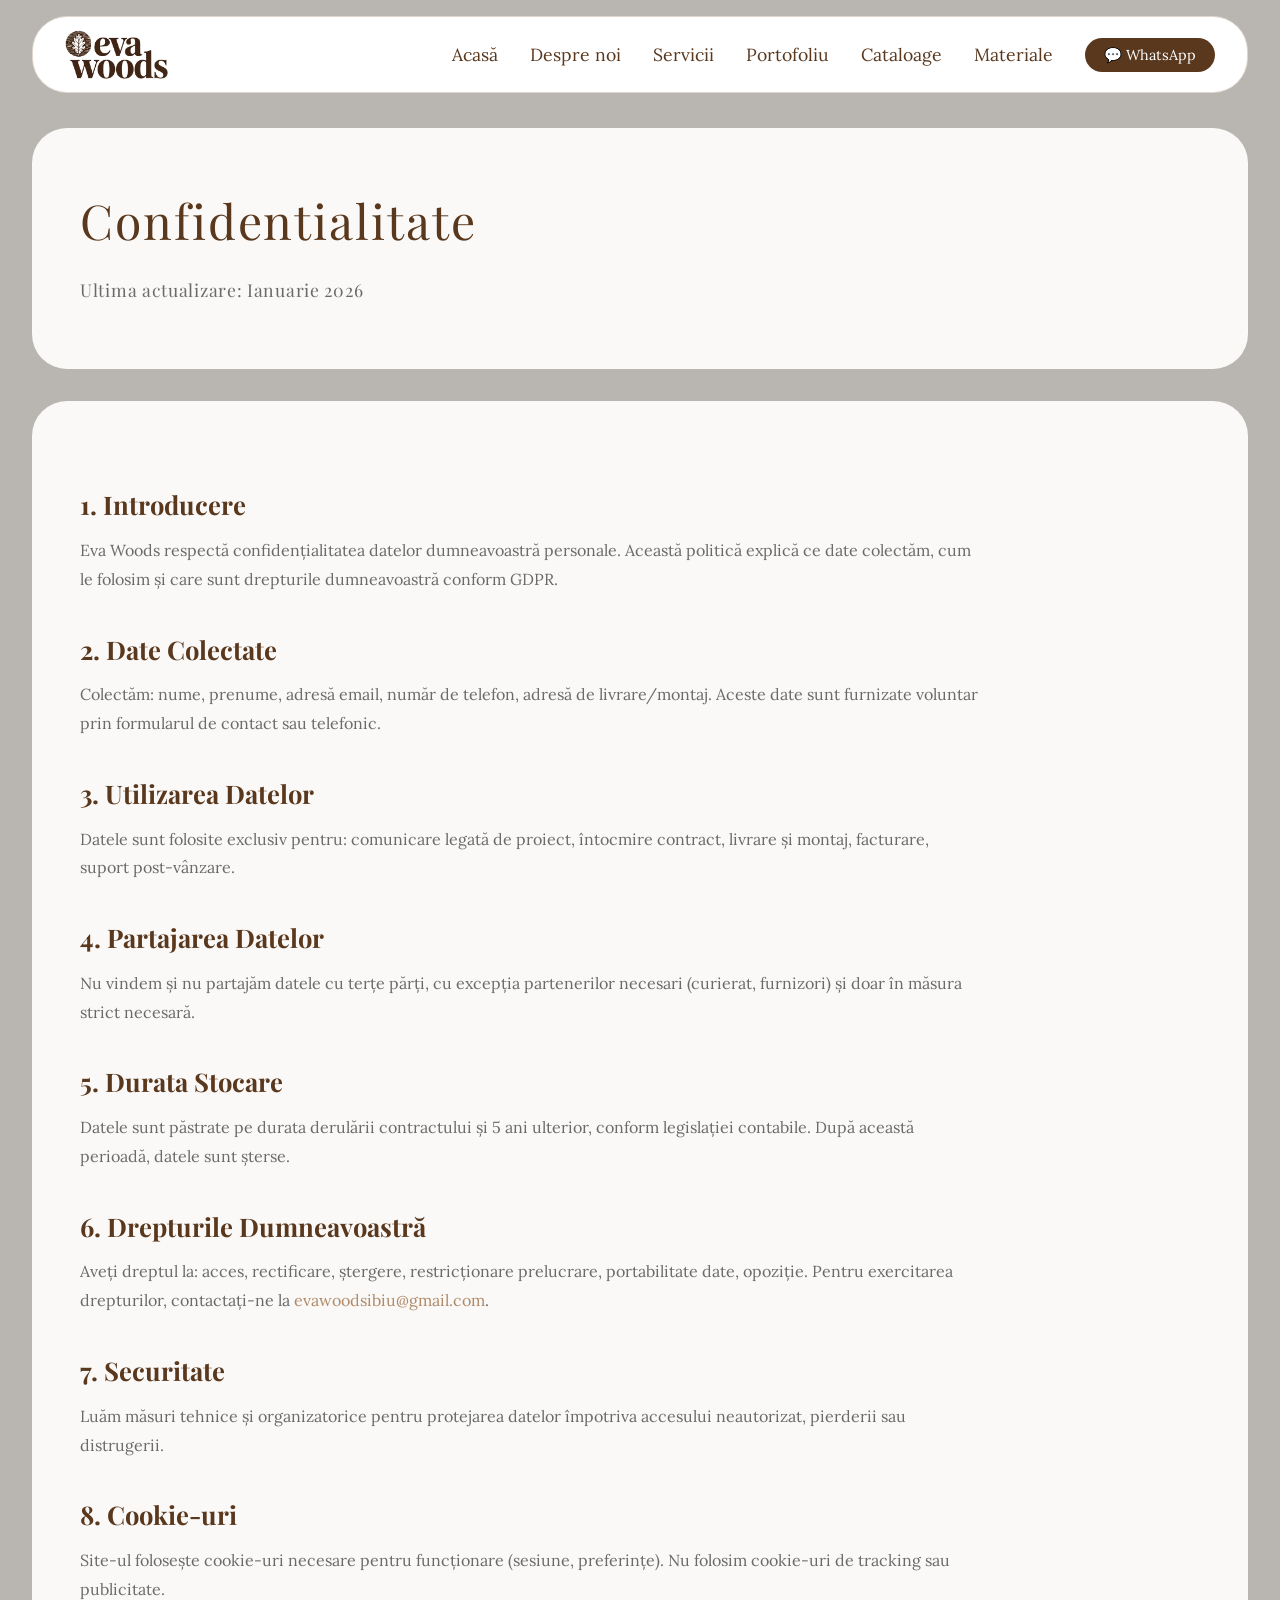
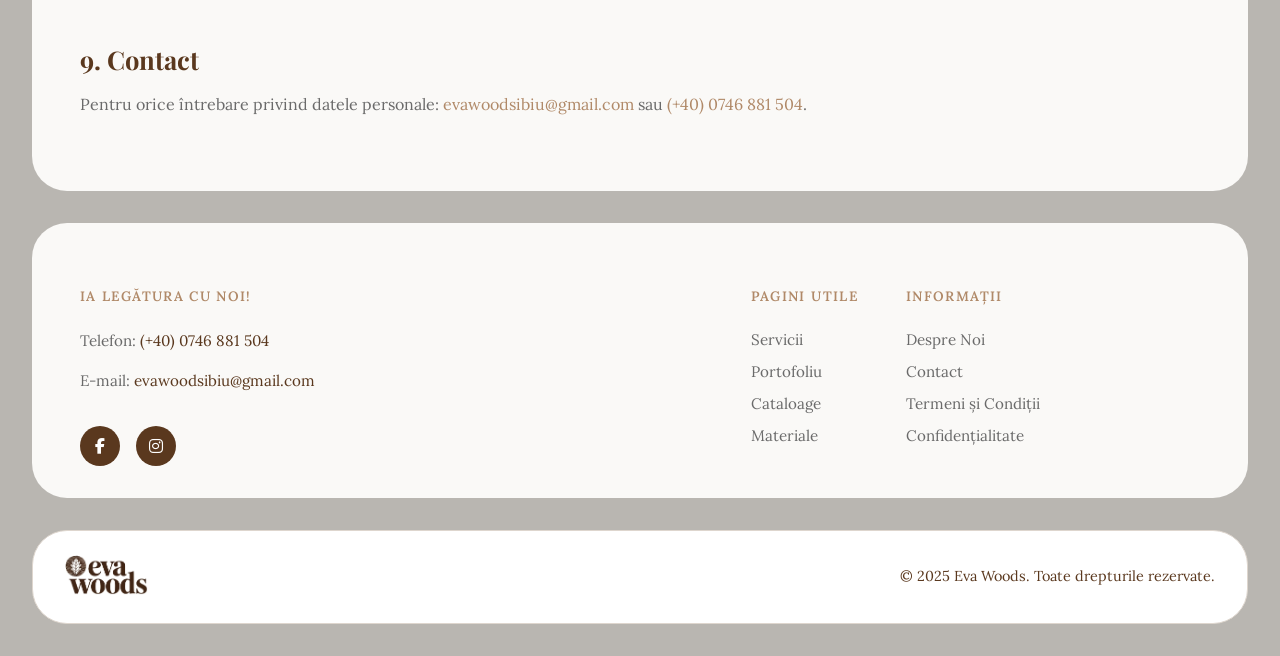
<file: confidentialitate.html>
<!DOCTYPE html>
<html lang="ro">
<head>
  <meta charset="UTF-8" />
  <meta name="viewport" content="width=device-width, initial-scale=1.0" />
  
  <!-- SEO Basic -->
  <title>Politica de Confidențialitate - Eva Woods</title>
  <meta name="description" content="Politica de confidențialitate și protecția datelor personale conform GDPR. Eva Woods Sibiu respectă confidențialitatea clienților." />
  <meta name="robots" content="index, follow" />
  
  <!-- Canonical URL -->
  <link rel="canonical" href="https://evawoods.ro/confidentialitate.html" />
  
  <!-- Favicon -->
  <link rel="icon" type="image/png" sizes="32x32" href="assets/favicon-32x32.png" />
  <link rel="icon" type="image/png" sizes="16x16" href="assets/favicon-16x16.png" />
  <link rel="apple-touch-icon" sizes="180x180" href="assets/apple-touch-icon.png" />

  <!-- Fonts -->
  <link href="https://fonts.googleapis.com/css2?family=Playfair+Display:ital,wght@0,400;0,700;1,400&family=Lora:wght@400;500&display=swap" rel="stylesheet" />
  <link rel="stylesheet" href="https://cdnjs.cloudflare.com/ajax/libs/font-awesome/6.5.1/css/all.min.css" />
  
  <!-- CSS -->
  <link rel="stylesheet" href="style.css" />

  <!-- Google tag (gtag.js) -->
  <script async src="https://www.googletagmanager.com/gtag/js?id=G-QYTQ4KCCRN"></script>
  <script>
    window.dataLayer = window.dataLayer || [];
    function gtag(){dataLayer.push(arguments);}
    gtag('js', new Date());

    gtag('config', 'G-QYTQ4KCCRN');
  </script>
</head>
<body>

  <header class="header">
    <div class="header-container">
      <a href="index.html" class="logo">
        <img src="assets/logo.png" alt="Eva Woods" class="logo-img" />
      </a>

      <nav class="nav" id="nav">
        <a href="index.html#acasa" class="nav-link">Acasă</a>
        <a href="index.html#despre" class="nav-link">Despre noi</a>
        <a href="index.html#servicii" class="nav-link">Servicii</a>
        <a href="index.html#portofoliu" class="nav-link">Portofoliu</a>
        <a href="cataloage.html" class="nav-link">Cataloage</a>
        <a href="materiale.html" class="nav-link">Materiale</a>
        <!-- <a href="contact.html" class="nav-link">Contact</a> -->
        <a href="https://wa.me/40746881504" class="btn-whatsapp" target="_blank">
          💬 WhatsApp
        </a>
      </nav>

      <button class="hamburger" id="hamburger" aria-label="Meniu">
        <span></span>
        <span></span>
        <span></span>
      </button>
    </div>
  </header>

  <section class="section page-hero">
    <div class="page-hero-content">
      <h1 class="section-title">Confidentialitate</h1>
      <p class="page-hero-text">Ultima actualizare: Ianuarie 2026</p>
    </div>
  </section>

  <!-- După header și hero -->
  <section class="section legal-content">
    <div class="legal-text">
        
        <h2>1. Introducere</h2>
        <p>
        Eva Woods respectă confidențialitatea datelor dumneavoastră personale. Această politică explică ce date colectăm, cum le folosim și care sunt drepturile dumneavoastră conform GDPR.
        </p>

        <h2>2. Date Colectate</h2>
        <p>
        Colectăm: nume, prenume, adresă email, număr de telefon, adresă de livrare/montaj. Aceste date sunt furnizate voluntar prin formularul de contact sau telefonic.
        </p>

        <h2>3. Utilizarea Datelor</h2>
        <p>
        Datele sunt folosite exclusiv pentru: comunicare legată de proiect, întocmire contract, livrare și montaj, facturare, suport post-vânzare.
        </p>

        <h2>4. Partajarea Datelor</h2>
        <p>
        Nu vindem și nu partajăm datele cu terțe părți, cu excepția partenerilor necesari (curierat, furnizori) și doar în măsura strict necesară.
        </p>

        <h2>5. Durata Stocare</h2>
        <p>
        Datele sunt păstrate pe durata derulării contractului și 5 ani ulterior, conform legislației contabile. După această perioadă, datele sunt șterse.
        </p>

        <h2>6. Drepturile Dumneavoastră</h2>
        <p>
        Aveți dreptul la: acces, rectificare, ștergere, restricționare prelucrare, portabilitate date, opoziție. Pentru exercitarea drepturilor, contactați-ne la <a href="mailto:evawoodsibiu@gmail.com">evawoodsibiu@gmail.com</a>.
        </p>

        <h2>7. Securitate</h2>
        <p>
        Luăm măsuri tehnice și organizatorice pentru protejarea datelor împotriva accesului neautorizat, pierderii sau distrugerii.
        </p>

        <h2>8. Cookie-uri</h2>
        <p>
        Site-ul folosește cookie-uri necesare pentru funcționare (sesiune, preferințe). Nu folosim cookie-uri de tracking sau publicitate.
        </p>

        <h2>9. Contact</h2>
        <p>
        Pentru orice întrebare privind datele personale: <a href="mailto:evawoodsibiu@gmail.com">evawoodsibiu@gmail.com</a> sau <a href="tel:+40746881504">(+40) 0746 881 504</a>.
        </p>

    </div>
  </section>

  <!-- ═══ FOOTER EXTENDED ═══ -->
    <footer class="footer-extended">
    <div class="footer-container">
        
        <div class="footer-column">
        <h4 class="footer-title">IA LEGĂTURA CU NOI!</h4>
        <p class="footer-text">Telefon: <a href="tel:+40746881504">(+40) 0746 881 504</a></p>
        <p class="footer-text">E-mail: <a href="mailto:evawoodsibiu@gmail.com">evawoodsibiu@gmail.com</a></p>
        <div class="footer-social">
            <a href="https://www.facebook.com/profile.php?id=61586584838457" target="_blank" aria-label="Facebook">
            <i class="fab fa-facebook-f"></i>
            </a>
            <a href="https://www.instagram.com/evawoods.online?igsh=MXVwNzNwbXVoMW81cg%3D%3D&utm_source=qr" target="_blank" aria-label="Instagram">
            <i class="fab fa-instagram"></i>
            </a>
        </div>
        </div>

        <!--<div class="footer-column">
        <h4 class="footer-title">PORTOFOLIU</h4>
        <ul class="footer-links">
            <li><a href="#portofoliu">Bucătărie</a></li>
            <li><a href="#portofoliu">Living Room</a></li>
            <li><a href="#portofoliu">Dressing</a></li>
            <li><a href="#portofoliu">Proiecte Complete</a></li>
        </ul>
        </div>-->

        <div class="footer-column">
        <h4 class="footer-title">PAGINI UTILE</h4>
        <ul class="footer-links">
            <li><a href="#servicii">Servicii</a></li>
            <li><a href="#portofoliu">Portofoliu</a></li>
            <li><a href="cataloage.html">Cataloage</a></li>
            <li><a href="materiale.html">Materiale</a></li>
        </ul>
        </div>

        <div class="footer-column">
        <h4 class="footer-title">INFORMAȚII</h4>
        <ul class="footer-links">
            <li><a href="#despre">Despre Noi</a></li>
            <li><a href="contact.html">Contact</a></li>
            <li><a href="termeni.html">Termeni și Condiții</a></li>
            <li><a href="confidentialitate.html">Confidențialitate</a></li>
        </ul>
        </div>

    </div>
    </footer>

    <!-- ═══ FOOTER BOTTOM ═══ -->
    <footer class="footer-bottom-bar">
    <div class="footer-bottom-container">
        <a href="index.html" class="footer-logo">
        <img src="assets/logo.png" alt="Eva Woods" />
        </a>
        <p class="footer-copyright">&copy; 2025 Eva Woods. Toate drepturile rezervate.</p>
    </div>
    </footer>

  <script src="script.js"></script>
</body>
</html>
</file>
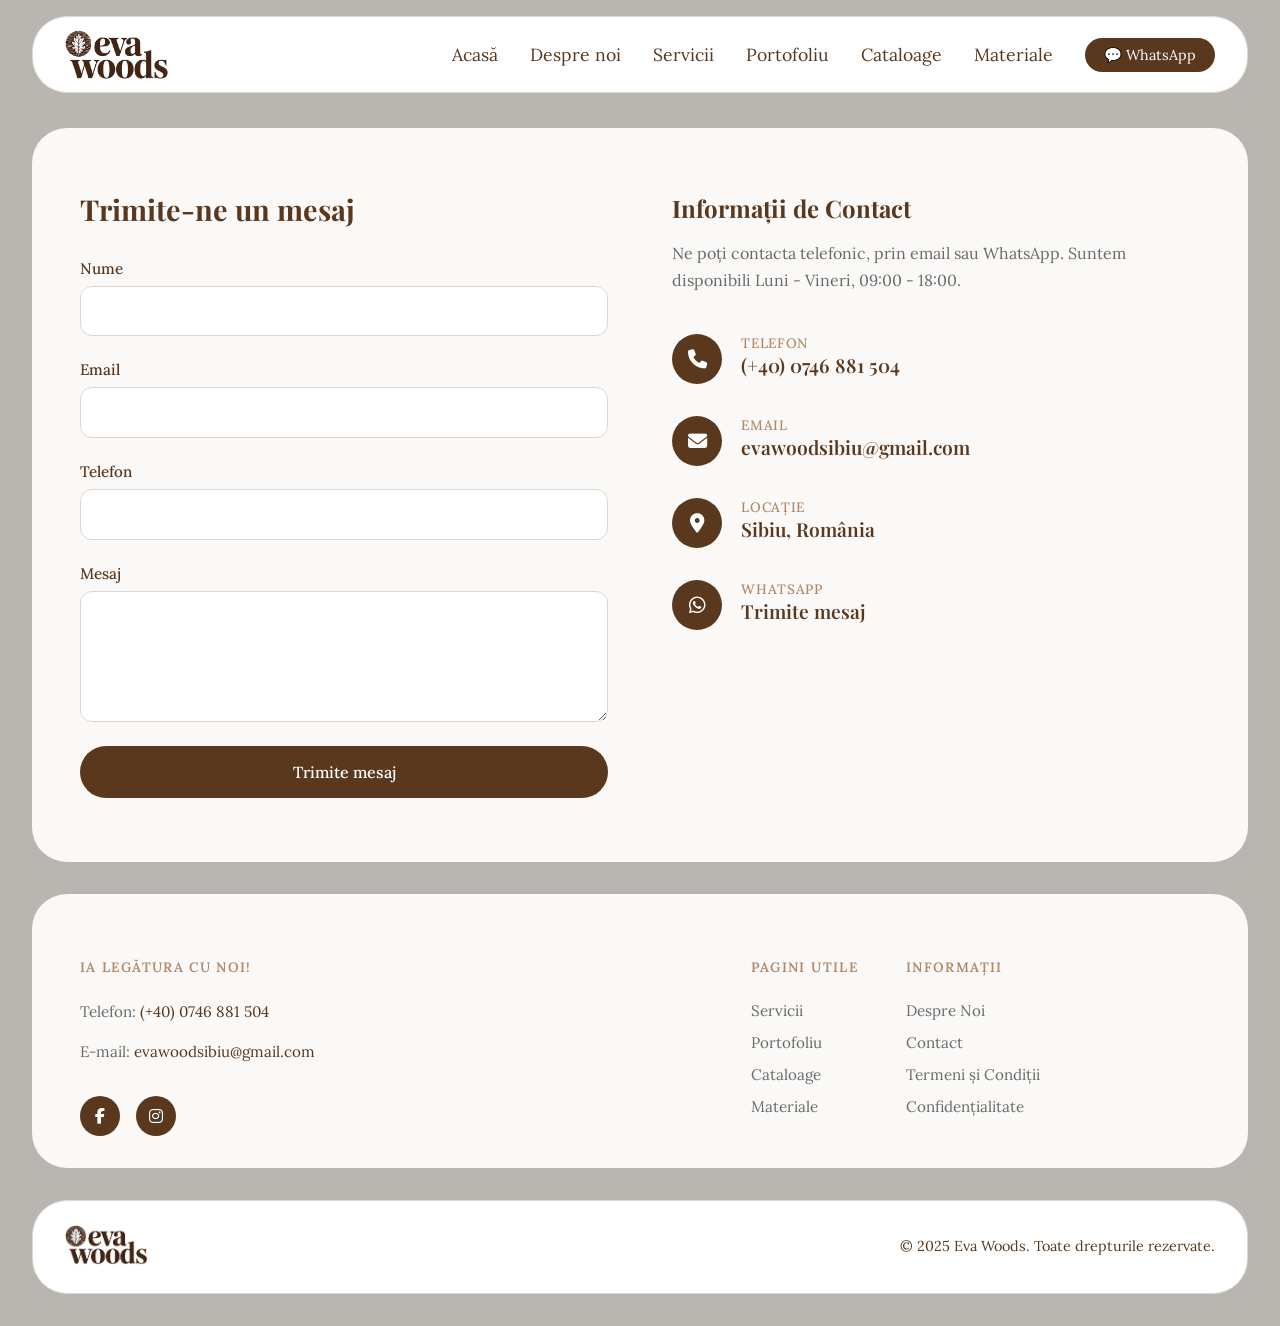
<file: contact.html>
<!DOCTYPE html>
<html lang="ro">
<head>
  <meta charset="UTF-8" />
  <meta name="viewport" content="width=device-width, initial-scale=1.0" />
  
  <!-- SEO Basic -->
  <title>Contact - Eva Woods | Mobilă la Comandă Sibiu</title>
  <meta name="description" content="Contactează Eva Woods pentru mobilă la comandă în Sibiu. Telefon: (+40) 0746 881 504, Email: evawoodsibiu@gmail.com. Consultanță gratuită și ofertă rapidă." />
  <meta name="keywords" content="contact Eva Woods, mobilă Sibiu, comandă mobilier, ofertă mobilă, consultanță gratuită" />
  <meta name="author" content="Eva Woods" />
  <meta name="robots" content="index, follow" />
  
  <!-- Open Graph -->
  <meta property="og:type" content="website" />
  <meta property="og:title" content="Contact - Eva Woods Sibiu" />
  <meta property="og:description" content="Contactează-ne pentru mobilă la comandă. Consultanță gratuită, măsurători profesionale, ofertă în 24h." />
  <meta property="og:image" content="https://evawoods.ro/assets/og-image.jpg" />
  <meta property="og:url" content="https://evawoods.ro/contact.html" />
  <meta property="og:site_name" content="Eva Woods" />
  <meta property="og:locale" content="ro_RO" />
  
  <!-- Twitter Card -->
  <meta name="twitter:card" content="summary_large_image" />
  <meta name="twitter:title" content="Contact - Eva Woods" />
  <meta name="twitter:description" content="Contactează-ne pentru mobilă la comandă în Sibiu. Consultanță gratuită." />
  <meta name="twitter:image" content="https://evawoods.ro/assets/og-image.jpg" />
  
  <!-- Favicon -->
  <link rel="icon" type="image/png" sizes="32x32" href="assets/favicon-32x32.png" />
  <link rel="icon" type="image/png" sizes="16x16" href="assets/favicon-16x16.png" />
  <link rel="apple-touch-icon" sizes="180x180" href="assets/apple-touch-icon.png" />
  
  <!-- Canonical URL -->
  <link rel="canonical" href="https://evawoods.ro/contact.html" />
  
  <!-- Fonts -->
  <link href="https://fonts.googleapis.com/css2?family=Playfair+Display:ital,wght@0,400;0,700;1,400&family=Lora:wght@400;500&display=swap" rel="stylesheet" />
  <link rel="stylesheet" href="https://cdnjs.cloudflare.com/ajax/libs/font-awesome/6.5.1/css/all.min.css" />
  
  <!-- CSS -->
  <link rel="stylesheet" href="style.css" />
  
  <!-- Structured Data -->
  <script type="application/ld+json">
  {
    "@context": "https://schema.org",
    "@type": "ContactPage",
    "name": "Contact Eva Woods",
    "description": "Contactează Eva Woods pentru mobilă la comandă în Sibiu",
    "url": "https://evawoods.ro/contact.html",
    "mainEntity": {
      "@type": "LocalBusiness",
      "name": "Eva Woods",
      "telephone": "+40746881504",
      "email": "evawoodsibiu@gmail.com",
      "address": {
        "@type": "PostalAddress",
        "addressLocality": "Sibiu",
        "addressCountry": "RO"
      }
    }
  }
  </script>

  <!-- Google tag (gtag.js) -->
  <script async src="https://www.googletagmanager.com/gtag/js?id=G-QYTQ4KCCRN"></script>
  <script>
    window.dataLayer = window.dataLayer || [];
    function gtag(){dataLayer.push(arguments);}
    gtag('js', new Date());

    gtag('config', 'G-QYTQ4KCCRN');
  </script>
</head>


<body>

  <!-- ═══ HEADER / MENIU ═══ -->
  <header class="header">
    <div class="header-container">
      <a href="index.html" class="logo">
        <img src="assets/logo.png" alt="Eva Woods" class="logo-img" />
      </a>

      <nav class="nav" id="nav">
        <a href="index.html#acasa" class="nav-link">Acasă</a>
        <a href="index.html#despre" class="nav-link">Despre noi</a>
        <a href="index.html#servicii" class="nav-link">Servicii</a>
        <a href="index.html#portofoliu" class="nav-link">Portofoliu</a>
        <a href="cataloage.html" class="nav-link">Cataloage</a>
        <a href="materiale.html" class="nav-link">Materiale</a>
        <!-- <a href="contact.html" class="nav-link">Contact</a> -->
        <a href="https://wa.me/40746881504" class="btn-whatsapp" target="_blank">
          💬 WhatsApp
        </a>
      </nav>

      <button class="hamburger" id="hamburger" aria-label="Meniu">
        <span></span>
        <span></span>
        <span></span>
      </button>
    </div>
  </header>

  <!-- ═══ HERO CONTACT ═══ -->
  <!-- <section class="section page-hero">
    <div class="page-hero-content">
      <p class="section-label">Suntem aici pentru tine</p>
      <h1 class="section-title">Contactează-ne</h1>
      <p class="page-hero-text">
        Hai să discutăm despre proiectul tău! Completează formularul sau contactează-ne direct telefonic sau prin WhatsApp. Îți răspundem în cel mai scurt timp posibil.
      </p>
    </div>
  </section> -->

  <!-- ═══ CONTACT CONTENT ═══ -->
  <section class="section contact-page-section">
    <div class="contact-container">
      
      <!-- Formular -->
      <div class="contact-form-wrapper">
        <h2 class="contact-form-title">Trimite-ne un mesaj</h2>
        <form action="https://api.web3forms.com/submit" method="POST" id="contact-form" class="contact-form">
          
          <input type="hidden" name="access_key" value="378dd98a-0c54-42e0-a8e6-0fc0e4d8d070">
          <input type="hidden" name="subject" value="Mesaj nou de pe site Eva Woods">
          <input type="checkbox" name="botcheck" class="hidden" style="display: none;">

          <div class="form-group">
            <label for="name">Nume</label>
            <input type="text" id="name" name="name" required />
          </div>

          <div class="form-group">
            <label for="email">Email</label>
            <input type="email" id="email" name="email" required />
          </div>

          <div class="form-group">
            <label for="phone">Telefon</label>
            <input type="tel" id="phone" name="phone" required />
          </div>

          <div class="form-group">
            <label for="message">Mesaj</label>
            <textarea id="message" name="message" rows="5" required></textarea>
          </div>

          <button type="submit" class="form-submit-btn">
            Trimite mesaj
          </button>

        </form>
        
        <div id="form-message" class="form-message" style="display: none;"></div>
      </div>

      <!-- Info contact -->
      <div class="contact-info">
        <h3 class="contact-info-title">Informații de Contact</h3>
        <p class="contact-info-subtitle">
          Ne poți contacta telefonic, prin email sau WhatsApp. Suntem disponibili Luni - Vineri, 09:00 - 18:00.
        </p>

        <div class="contact-details">
          
          <div class="contact-detail-item">
            <div class="contact-icon">
              <i class="fa fa-phone"></i>
            </div>
            <div class="contact-detail-content">
              <div class="contact-detail-label">Telefon</div>
              <a href="tel:+40746881504" class="contact-detail-value">
                (+40) 0746 881 504
              </a>
            </div>
          </div>

          <div class="contact-detail-item">
            <div class="contact-icon">
              <i class="fa fa-envelope"></i>
            </div>
            <div class="contact-detail-content">
              <div class="contact-detail-label">Email</div>
              <a href="mailto:evawoodsibiu@gmail.com" class="contact-detail-value">
                evawoodsibiu@gmail.com
              </a>
            </div>
          </div>

          <div class="contact-detail-item">
            <div class="contact-icon">
              <i class="fa fa-map-marker-alt"></i>
            </div>
            <div class="contact-detail-content">
              <div class="contact-detail-label">Locație</div>
              <div class="contact-detail-value">
                Sibiu, România
              </div>
            </div>
          </div>

          <div class="contact-detail-item">
            <div class="contact-icon">
              <i class="fab fa-whatsapp"></i>
            </div>
            <div class="contact-detail-content">
              <div class="contact-detail-label">WhatsApp</div>
              <a href="https://wa.me/40746881504" target="_blank" class="contact-detail-value">
                Trimite mesaj
              </a>
            </div>
          </div>

        </div>
      </div>

    </div>
  </section>

  <!-- ═══ FOOTER EXTENDED ═══ -->
    <footer class="footer-extended">
    <div class="footer-container">
        
        <div class="footer-column">
        <h4 class="footer-title">IA LEGĂTURA CU NOI!</h4>
        <p class="footer-text">Telefon: <a href="tel:+40746881504">(+40) 0746 881 504</a></p>
        <p class="footer-text">E-mail: <a href="mailto:evawoodsibiu@gmail.com">evawoodsibiu@gmail.com</a></p>
        <div class="footer-social">
            <a href="https://www.facebook.com/profile.php?id=61586584838457" target="_blank" aria-label="Facebook">
            <i class="fab fa-facebook-f"></i>
            </a>
            <a href="https://www.instagram.com/evawoods.online?igsh=MXVwNzNwbXVoMW81cg%3D%3D&utm_source=qr" target="_blank" aria-label="Instagram">
            <i class="fab fa-instagram"></i>
            </a>
        </div>
        </div>

        <!--<div class="footer-column">
        <h4 class="footer-title">PORTOFOLIU</h4>
        <ul class="footer-links">
            <li><a href="#portofoliu">Bucătărie</a></li>
            <li><a href="#portofoliu">Living Room</a></li>
            <li><a href="#portofoliu">Dressing</a></li>
            <li><a href="#portofoliu">Proiecte Complete</a></li>
        </ul>
        </div>-->

        <div class="footer-column">
        <h4 class="footer-title">PAGINI UTILE</h4>
        <ul class="footer-links">
            <li><a href="#servicii">Servicii</a></li>
            <li><a href="#portofoliu">Portofoliu</a></li>
            <li><a href="cataloage.html">Cataloage</a></li>
            <li><a href="materiale.html">Materiale</a></li>
        </ul>
        </div>

        <div class="footer-column">
        <h4 class="footer-title">INFORMAȚII</h4>
        <ul class="footer-links">
            <li><a href="#despre">Despre Noi</a></li>
            <li><a href="contact.html">Contact</a></li>
            <li><a href="termeni.html">Termeni și Condiții</a></li>
            <li><a href="confidentialitate.html">Confidențialitate</a></li>
        </ul>
        </div>

    </div>
    </footer>

    <!-- ═══ FOOTER BOTTOM ═══ -->
    <footer class="footer-bottom-bar">
    <div class="footer-bottom-container">
        <a href="index.html" class="footer-logo">
        <img src="assets/logo.png" alt="Eva Woods" />
        </a>
        <p class="footer-copyright">&copy; 2025 Eva Woods. Toate drepturile rezervate.</p>
    </div>
    </footer>

  <script src="script.js"></script>
</body>
</html>
</file>
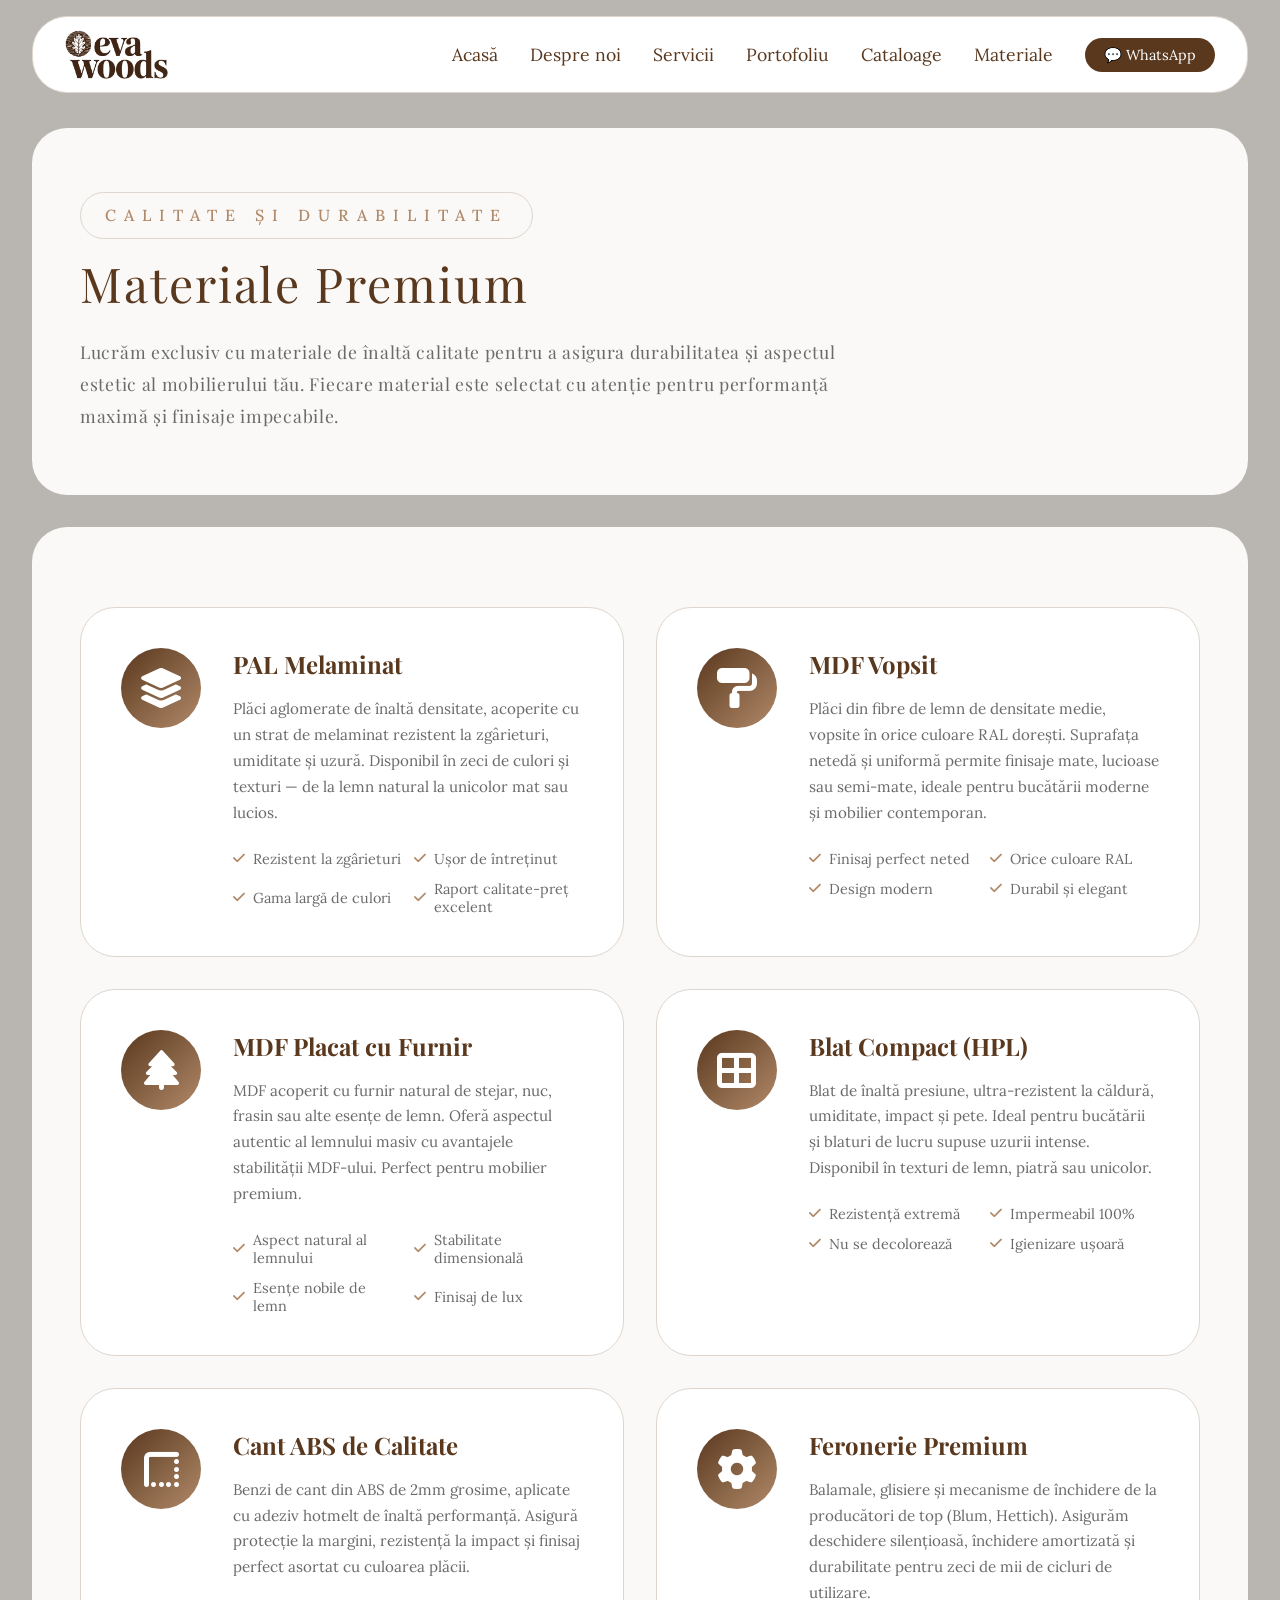
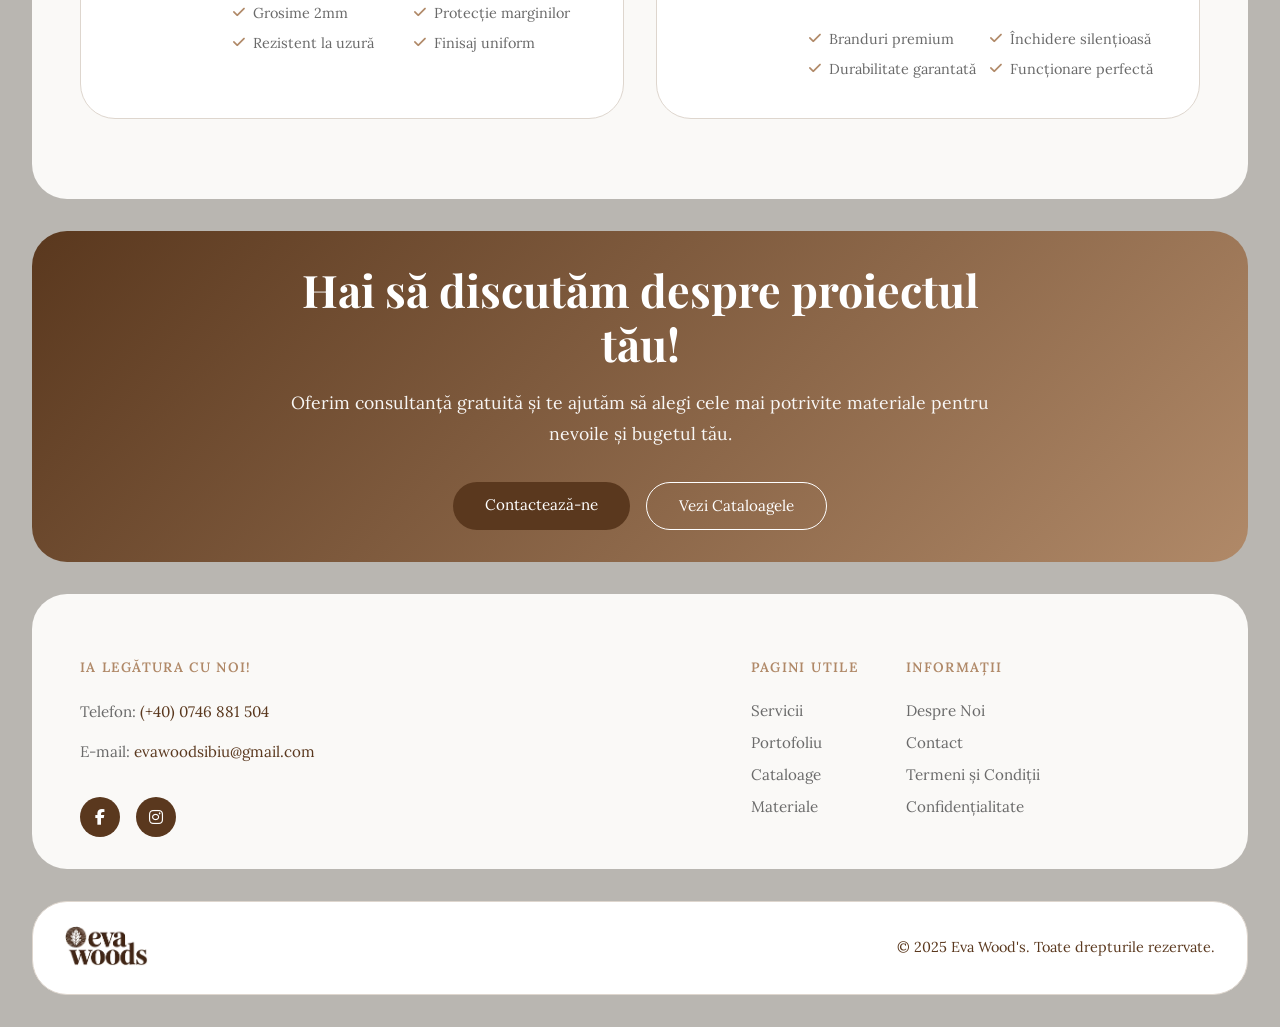
<file: materiale.html>
<!DOCTYPE html>
<html lang="ro">
<head>
  <meta charset="UTF-8" />
  <meta name="viewport" content="width=device-width, initial-scale=1.0" />
  
  <!-- SEO Basic -->
  <title>Materiale Premium - PAL, MDF, Feronerie | Eva Wood's Sibiu</title>
  <meta name="description" content="Materiale de calitate pentru mobilă la comandă: PAL melaminat, MDF vopsit, furnir natural, blat compact, cant ABS și feronerie Blum. Eva Wood's Sibiu." />
  <meta name="keywords" content="PAL melaminat, MDF vopsit, materiale mobilier, feronerie Blum, cant ABS, blat compact, Eva Wood's Sibiu" />
  <meta name="author" content="Eva Wood's" />
  <meta name="robots" content="index, follow" />
  
  <!-- Open Graph -->
  <meta property="og:type" content="website" />
  <meta property="og:title" content="Materiale Premium - Eva Wood's" />
  <meta property="og:description" content="PAL melaminat, MDF vopsit, furnir natural și feronerie premium pentru mobilă durabilă și elegantă." />
  <meta property="og:image" content="https://evawoods.ro/assets/og-image.jpg" />
  <meta property="og:url" content="https://evawoods.ro/materiale.html" />
  <meta property="og:site_name" content="Eva Wood's" />
  <meta property="og:locale" content="ro_RO" />
  
  <!-- Twitter Card -->
  <meta name="twitter:card" content="summary_large_image" />
  <meta name="twitter:title" content="Materiale Premium - Eva Wood's" />
  <meta name="twitter:description" content="PAL melaminat, MDF vopsit și feronerie de calitate pentru mobilă la comandă." />
  <meta name="twitter:image" content="https://evawoods.ro/assets/og-image.jpg" />
  
  <!-- Favicon -->
  <link rel="icon" type="image/png" sizes="32x32" href="assets/favicon-32x32.png" />
  <link rel="icon" type="image/png" sizes="16x16" href="assets/favicon-16x16.png" />
  <link rel="apple-touch-icon" sizes="180x180" href="assets/apple-touch-icon.png" />
  
  <!-- Canonical URL -->
  <link rel="canonical" href="https://evawoods.ro/materiale.html" />
  
  <!-- Fonts -->
  <link href="https://fonts.googleapis.com/css2?family=Playfair+Display:ital,wght@0,400;0,700;1,400&family=Lora:wght@400;500&display=swap" rel="stylesheet" />
  <link rel="stylesheet" href="https://cdnjs.cloudflare.com/ajax/libs/font-awesome/6.5.1/css/all.min.css" />
  
  <!-- CSS -->
  <link rel="stylesheet" href="style.css" />
  
  <!-- Structured Data -->
  <script type="application/ld+json">
  {
    "@context": "https://schema.org",
    "@type": "WebPage",
    "name": "Materiale Premium",
    "description": "Materiale de înaltă calitate pentru mobilier la comandă: PAL melaminat, MDF vopsit, feronerie Blum.",
    "url": "https://evawoods.ro/materiale.html",
    "publisher": {
      "@type": "LocalBusiness",
      "name": "Eva Wood's",
      "telephone": "+40746881504",
      "address": {
        "@type": "PostalAddress",
        "addressLocality": "Sibiu",
        "addressCountry": "RO"
      }
    }
  }
  </script>

  <!-- Google tag (gtag.js) -->
  <script async src="https://www.googletagmanager.com/gtag/js?id=G-QYTQ4KCCRN"></script>
  <script>
    window.dataLayer = window.dataLayer || [];
    function gtag(){dataLayer.push(arguments);}
    gtag('js', new Date());

    gtag('config', 'G-QYTQ4KCCRN');
  </script>
</head>
<body>

  <!-- ═══ HEADER / MENIU ═══ -->
  <header class="header">
    <div class="header-container">
      <a href="index.html" class="logo">
        <img src="assets/logo.png" alt="Eva Woods" class="logo-img" />
      </a>

      <nav class="nav" id="nav">
        <a href="index.html#acasa" class="nav-link">Acasă</a>
        <a href="index.html#despre" class="nav-link">Despre noi</a>
        <a href="index.html#servicii" class="nav-link">Servicii</a>
        <a href="index.html#portofoliu" class="nav-link">Portofoliu</a>
        <a href="cataloage.html" class="nav-link">Cataloage</a>
        <a href="materiale.html" class="nav-link">Materiale</a>
        <!-- <a href="contact.html" class="nav-link">Contact</a> -->
        <a href="https://wa.me/40746881504" class="btn-whatsapp" target="_blank">
          💬 WhatsApp
        </a>
      </nav>

      <button class="hamburger" id="hamburger" aria-label="Meniu">
        <span></span>
        <span></span>
        <span></span>
      </button>
    </div>
  </header>

  <!-- ═══ HERO MATERIALE ═══ -->
  <section class="section page-hero">
    <div class="page-hero-content">
      <p class="section-label">Calitate și Durabilitate</p>
      <h1 class="section-title">Materiale Premium</h1>
      <p class="page-hero-text">
        Lucrăm exclusiv cu materiale de înaltă calitate pentru a asigura durabilitatea și aspectul estetic al mobilierului tău. Fiecare material este selectat cu atenție pentru performanță maximă și finisaje impecabile.
      </p>
    </div>
  </section>

  <!-- ═══ MATERIALE GRID ═══ -->
  <section class="section materiale-section">
    <div class="materiale-grid">
      
      <!-- Material 1: PAL Melaminat -->
      <div class="material-card">
        <div class="material-icon">
          <i class="fas fa-layer-group"></i>
        </div>
        <div class="material-content">
          <h3 class="material-title">PAL Melaminat</h3>
          <p class="material-description">
            Plăci aglomerate de înaltă densitate, acoperite cu un strat de melaminat rezistent la zgârieturi, umiditate și uzură. Disponibil în zeci de culori și texturi — de la lemn natural la unicolor mat sau lucios.
          </p>
          <ul class="material-features">
            <li><i class="fas fa-check"></i> Rezistent la zgârieturi</li>
            <li><i class="fas fa-check"></i> Ușor de întreținut</li>
            <li><i class="fas fa-check"></i> Gama largă de culori</li>
            <li><i class="fas fa-check"></i> Raport calitate-preț excelent</li>
          </ul>
        </div>
      </div>

      <!-- Material 2: MDF Vopsit -->
      <div class="material-card">
        <div class="material-icon">
          <i class="fas fa-paint-roller"></i>
        </div>
        <div class="material-content">
          <h3 class="material-title">MDF Vopsit</h3>
          <p class="material-description">
            Plăci din fibre de lemn de densitate medie, vopsite în orice culoare RAL dorești. Suprafața netedă și uniformă permite finisaje mate, lucioase sau semi-mate, ideale pentru bucătării moderne și mobilier contemporan.
          </p>
          <ul class="material-features">
            <li><i class="fas fa-check"></i> Finisaj perfect neted</li>
            <li><i class="fas fa-check"></i> Orice culoare RAL</li>
            <li><i class="fas fa-check"></i> Design modern</li>
            <li><i class="fas fa-check"></i> Durabil și elegant</li>
          </ul>
        </div>
      </div>

      <!-- Material 3: MDF Placat -->
      <div class="material-card">
        <div class="material-icon">
          <i class="fas fa-tree"></i>
        </div>
        <div class="material-content">
          <h3 class="material-title">MDF Placat cu Furnir</h3>
          <p class="material-description">
            MDF acoperit cu furnir natural de stejar, nuc, frasin sau alte esențe de lemn. Oferă aspectul autentic al lemnului masiv cu avantajele stabilității MDF-ului. Perfect pentru mobilier premium.
          </p>
          <ul class="material-features">
            <li><i class="fas fa-check"></i> Aspect natural al lemnului</li>
            <li><i class="fas fa-check"></i> Stabilitate dimensională</li>
            <li><i class="fas fa-check"></i> Esențe nobile de lemn</li>
            <li><i class="fas fa-check"></i> Finisaj de lux</li>
          </ul>
        </div>
      </div>

      <!-- Material 4: Blat Compact -->
      <div class="material-card">
        <div class="material-icon">
          <i class="fas fa-th-large"></i>
        </div>
        <div class="material-content">
          <h3 class="material-title">Blat Compact (HPL)</h3>
          <p class="material-description">
            Blat de înaltă presiune, ultra-rezistent la căldură, umiditate, impact și pete. Ideal pentru bucătării și blaturi de lucru supuse uzurii intense. Disponibil în texturi de lemn, piatră sau unicolor.
          </p>
          <ul class="material-features">
            <li><i class="fas fa-check"></i> Rezistență extremă</li>
            <li><i class="fas fa-check"></i> Impermeabil 100%</li>
            <li><i class="fas fa-check"></i> Nu se decolorează</li>
            <li><i class="fas fa-check"></i> Igienizare ușoară</li>
          </ul>
        </div>
      </div>

      <!-- Material 5: Cant ABS -->
      <div class="material-card">
        <div class="material-icon">
          <i class="fas fa-border-style"></i>
        </div>
        <div class="material-content">
          <h3 class="material-title">Cant ABS de Calitate</h3>
          <p class="material-description">
            Benzi de cant din ABS de 2mm grosime, aplicate cu adeziv hotmelt de înaltă performanță. Asigură protecție la margini, rezistență la impact și finisaj perfect asortat cu culoarea plăcii.
          </p>
          <ul class="material-features">
            <li><i class="fas fa-check"></i> Grosime 2mm</li>
            <li><i class="fas fa-check"></i> Protecție marginilor</li>
            <li><i class="fas fa-check"></i> Rezistent la uzură</li>
            <li><i class="fas fa-check"></i> Finisaj uniform</li>
          </ul>
        </div>
      </div>

      <!-- Material 6: Feronerie Premium -->
      <div class="material-card">
        <div class="material-icon">
          <i class="fas fa-cog"></i>
        </div>
        <div class="material-content">
          <h3 class="material-title">Feronerie Premium</h3>
          <p class="material-description">
            Balamale, glisiere și mecanisme de închidere de la producători de top (Blum, Hettich). Asigurăm deschidere silențioasă, închidere amortizată și durabilitate pentru zeci de mii de cicluri de utilizare.
          </p>
          <ul class="material-features">
            <li><i class="fas fa-check"></i> Branduri premium</li>
            <li><i class="fas fa-check"></i> Închidere silențioasă</li>
            <li><i class="fas fa-check"></i> Durabilitate garantată</li>
            <li><i class="fas fa-check"></i> Funcționare perfectă</li>
          </ul>
        </div>
      </div>

    </div>
  </section>

  <!-- ═══ CTA SECTION ═══ -->
  <section class="section cta-section">
    <div class="cta-content">
      <h2 class="cta-title">Hai să discutăm despre proiectul tău!</h2>
      <p class="cta-text">
        Oferim consultanță gratuită și te ajutăm să alegi cele mai potrivite materiale pentru nevoile și bugetul tău.
      </p>
      <div class="cta-buttons">
        <a href="contact.html" class="btn-primary">Contactează-ne</a>
        <a href="cataloage.html" class="btn-secondary-alt">Vezi Cataloagele</a>
      </div>
    </div>
  </section>

  <!-- ═══ FOOTER EXTENDED ═══ -->
    <footer class="footer-extended">
    <div class="footer-container">
        
        <div class="footer-column">
        <h4 class="footer-title">IA LEGĂTURA CU NOI!</h4>
        <p class="footer-text">Telefon: <a href="tel:+40746881504">(+40) 0746 881 504</a></p>
        <p class="footer-text">E-mail: <a href="mailto:evawoodsibiu@gmail.com">evawoodsibiu@gmail.com</a></p>
        <div class="footer-social">
            <a href="https://www.facebook.com/profile.php?id=61586584838457" target="_blank" aria-label="Facebook">
            <i class="fab fa-facebook-f"></i>
            </a>
            <a href="https://www.instagram.com/evawoods.online?igsh=MXVwNzNwbXVoMW81cg%3D%3D&utm_source=qr" target="_blank" aria-label="Instagram">
            <i class="fab fa-instagram"></i>
            </a>
        </div>
        </div>

        <!--<div class="footer-column">
        <h4 class="footer-title">PORTOFOLIU</h4>
        <ul class="footer-links">
            <li><a href="#portofoliu">Bucătărie</a></li>
            <li><a href="#portofoliu">Living Room</a></li>
            <li><a href="#portofoliu">Dressing</a></li>
            <li><a href="#portofoliu">Proiecte Complete</a></li>
        </ul>
        </div>-->

        <div class="footer-column">
        <h4 class="footer-title">PAGINI UTILE</h4>
        <ul class="footer-links">
            <li><a href="#servicii">Servicii</a></li>
            <li><a href="#portofoliu">Portofoliu</a></li>
            <li><a href="cataloage.html">Cataloage</a></li>
            <li><a href="materiale.html">Materiale</a></li>
        </ul>
        </div>

        <div class="footer-column">
        <h4 class="footer-title">INFORMAȚII</h4>
        <ul class="footer-links">
            <li><a href="#despre">Despre Noi</a></li>
            <li><a href="contact.html">Contact</a></li>
            <li><a href="termeni.html">Termeni și Condiții</a></li>
            <li><a href="confidentialitate.html">Confidențialitate</a></li>
        </ul>
        </div>

    </div>
    </footer>

    <!-- ═══ FOOTER BOTTOM ═══ -->
    <footer class="footer-bottom-bar">
    <div class="footer-bottom-container">
        <a href="index.html" class="footer-logo">
        <img src="assets/logo.png" alt="Eva Wood's" />
        </a>
        <p class="footer-copyright">&copy; 2025 Eva Wood's. Toate drepturile rezervate.</p>
    </div>
    </footer>

  <script src="script.js"></script>
</body>
</html>
</file>
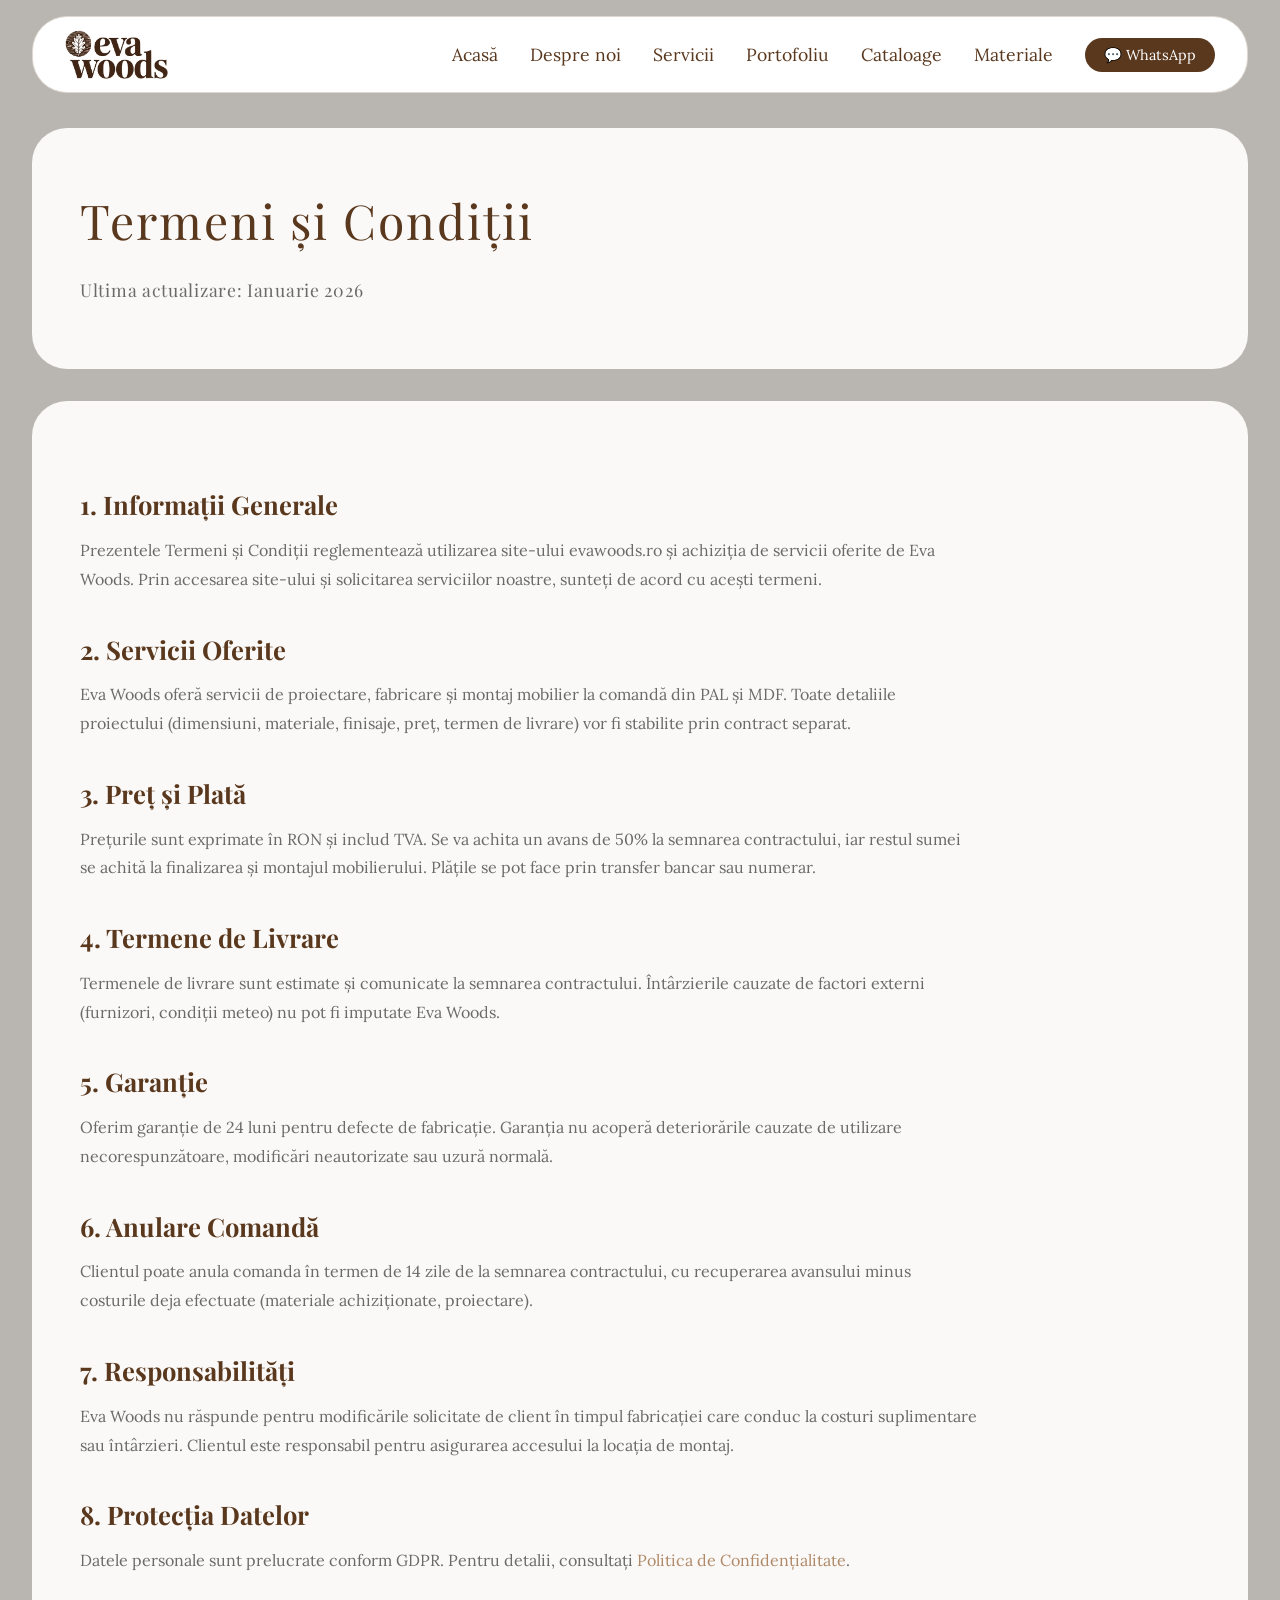
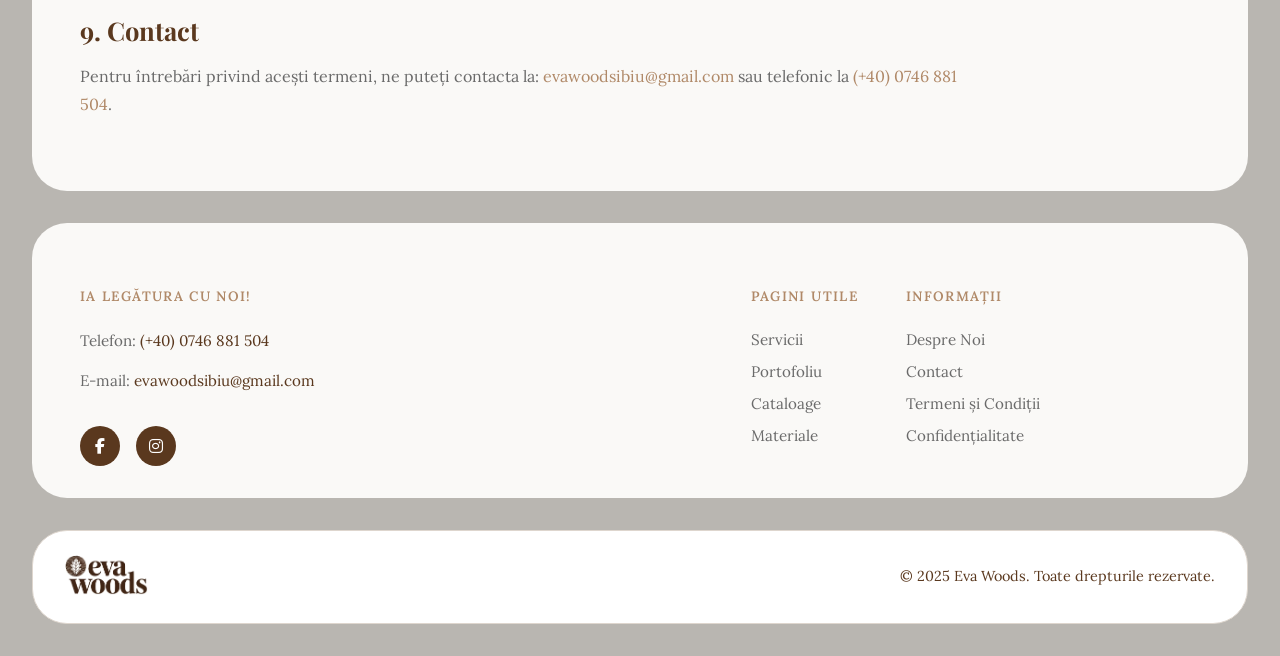
<file: termeni.html>
<!DOCTYPE html>
<html lang="ro">
<head>
  <meta charset="UTF-8" />
  <meta name="viewport" content="width=device-width, initial-scale=1.0" />
  
  <!-- SEO Basic -->
  <title>Termeni și Condiții - Eva Woods</title>
  <meta name="description" content="Termeni și condiții pentru serviciile de mobilă la comandă oferite de Eva Woods Sibiu. Preț, plată, garanție, livrare și montaj." />
  <meta name="robots" content="index, follow" />
  
  <!-- Canonical URL -->
  <link rel="canonical" href="https://evawoods.ro/termeni.html" />
  
  <!-- Favicon -->
  <link rel="icon" type="image/png" sizes="32x32" href="assets/favicon-32x32.png" />
  <link rel="icon" type="image/png" sizes="16x16" href="assets/favicon-16x16.png" />
  <link rel="apple-touch-icon" sizes="180x180" href="assets/apple-touch-icon.png" />

  <!-- Fonts -->
  <link href="https://fonts.googleapis.com/css2?family=Playfair+Display:ital,wght@0,400;0,700;1,400&family=Lora:wght@400;500&display=swap" rel="stylesheet" />
  <link rel="stylesheet" href="https://cdnjs.cloudflare.com/ajax/libs/font-awesome/6.5.1/css/all.min.css" />
  
  <!-- CSS -->
  <link rel="stylesheet" href="style.css" />

  <!-- Google tag (gtag.js) -->
  <script async src="https://www.googletagmanager.com/gtag/js?id=G-QYTQ4KCCRN"></script>
  <script>
    window.dataLayer = window.dataLayer || [];
    function gtag(){dataLayer.push(arguments);}
    gtag('js', new Date());

    gtag('config', 'G-QYTQ4KCCRN');
  </script>
</head>
<body>

  <header class="header">
    <div class="header-container">
      <a href="index.html" class="logo">
        <img src="assets/logo.png" alt="Eva Woods" class="logo-img" />
      </a>

      <nav class="nav" id="nav">
        <a href="index.html#acasa" class="nav-link">Acasă</a>
        <a href="index.html#despre" class="nav-link">Despre noi</a>
        <a href="index.html#servicii" class="nav-link">Servicii</a>
        <a href="index.html#portofoliu" class="nav-link">Portofoliu</a>
        <a href="cataloage.html" class="nav-link">Cataloage</a>
        <a href="materiale.html" class="nav-link">Materiale</a>
        <!-- <a href="contact.html" class="nav-link">Contact</a> -->
        <a href="https://wa.me/40746881504" class="btn-whatsapp" target="_blank">
          💬 WhatsApp
        </a>
      </nav>

      <button class="hamburger" id="hamburger" aria-label="Meniu">
        <span></span>
        <span></span>
        <span></span>
      </button>
    </div>
  </header>

  <section class="section page-hero">
    <div class="page-hero-content">
      <h1 class="section-title">Termeni și Condiții</h1>
      <p class="page-hero-text">Ultima actualizare: Ianuarie 2026</p>
    </div>
  </section>

  <section class="section legal-content">
    <div class="legal-text">
      
      <h2>1. Informații Generale</h2>
      <p>
        Prezentele Termeni și Condiții reglementează utilizarea site-ului evawoods.ro și achiziția de servicii oferite de Eva Woods. Prin accesarea site-ului și solicitarea serviciilor noastre, sunteți de acord cu acești termeni.
      </p>

      <h2>2. Servicii Oferite</h2>
      <p>
        Eva Woods oferă servicii de proiectare, fabricare și montaj mobilier la comandă din PAL și MDF. Toate detaliile proiectului (dimensiuni, materiale, finisaje, preț, termen de livrare) vor fi stabilite prin contract separat.
      </p>

      <h2>3. Preț și Plată</h2>
      <p>
        Prețurile sunt exprimate în RON și includ TVA. Se va achita un avans de 50% la semnarea contractului, iar restul sumei se achită la finalizarea și montajul mobilierului. Plățile se pot face prin transfer bancar sau numerar.
      </p>

      <h2>4. Termene de Livrare</h2>
      <p>
        Termenele de livrare sunt estimate și comunicate la semnarea contractului. Întârzierile cauzate de factori externi (furnizori, condiții meteo) nu pot fi imputate Eva Woods.
      </p>

      <h2>5. Garanție</h2>
      <p>
        Oferim garanție de 24 luni pentru defecte de fabricație. Garanția nu acoperă deteriorările cauzate de utilizare necorespunzătoare, modificări neautorizate sau uzură normală.
      </p>

      <h2>6. Anulare Comandă</h2>
      <p>
        Clientul poate anula comanda în termen de 14 zile de la semnarea contractului, cu recuperarea avansului minus costurile deja efectuate (materiale achiziționate, proiectare).
      </p>

      <h2>7. Responsabilități</h2>
      <p>
        Eva Woods nu răspunde pentru modificările solicitate de client în timpul fabricației care conduc la costuri suplimentare sau întârzieri. Clientul este responsabil pentru asigurarea accesului la locația de montaj.
      </p>

      <h2>8. Protecția Datelor</h2>
      <p>
        Datele personale sunt prelucrate conform GDPR. Pentru detalii, consultați <a href="confidentialitate.html">Politica de Confidențialitate</a>.
      </p>

      <h2>9. Contact</h2>
      <p>
        Pentru întrebări privind acești termeni, ne puteți contacta la: <a href="mailto:evawoodsibiu@gmail.com">evawoodsibiu@gmail.com</a> sau telefonic la <a href="tel:+40746881504">(+40) 0746 881 504</a>.
      </p>

    </div>
  </section>

  <!-- ═══ FOOTER EXTENDED ═══ -->
    <footer class="footer-extended">
    <div class="footer-container">
        
        <div class="footer-column">
        <h4 class="footer-title">IA LEGĂTURA CU NOI!</h4>
        <p class="footer-text">Telefon: <a href="tel:+40746881504">(+40) 0746 881 504</a></p>
        <p class="footer-text">E-mail: <a href="mailto:evawoodsibiu@gmail.com">evawoodsibiu@gmail.com</a></p>
        <div class="footer-social">
            <a href="https://www.facebook.com/profile.php?id=61586584838457" target="_blank" aria-label="Facebook">
            <i class="fab fa-facebook-f"></i>
            </a>
            <a href="https://www.instagram.com/evawoods.online?igsh=MXVwNzNwbXVoMW81cg%3D%3D&utm_source=qr" target="_blank" aria-label="Instagram">
            <i class="fab fa-instagram"></i>
            </a>
        </div>
        </div>

        <!--<div class="footer-column">
        <h4 class="footer-title">PORTOFOLIU</h4>
        <ul class="footer-links">
            <li><a href="#portofoliu">Bucătărie</a></li>
            <li><a href="#portofoliu">Living Room</a></li>
            <li><a href="#portofoliu">Dressing</a></li>
            <li><a href="#portofoliu">Proiecte Complete</a></li>
        </ul>
        </div>-->

        <div class="footer-column">
        <h4 class="footer-title">PAGINI UTILE</h4>
        <ul class="footer-links">
            <li><a href="#servicii">Servicii</a></li>
            <li><a href="#portofoliu">Portofoliu</a></li>
            <li><a href="cataloage.html">Cataloage</a></li>
            <li><a href="materiale.html">Materiale</a></li>
        </ul>
        </div>

        <div class="footer-column">
        <h4 class="footer-title">INFORMAȚII</h4>
        <ul class="footer-links">
            <li><a href="#despre">Despre Noi</a></li>
            <li><a href="contact.html">Contact</a></li>
            <li><a href="termeni.html">Termeni și Condiții</a></li>
            <li><a href="confidentialitate.html">Confidențialitate</a></li>
        </ul>
        </div>

    </div>
    </footer>

    <!-- ═══ FOOTER BOTTOM ═══ -->
    <footer class="footer-bottom-bar">
    <div class="footer-bottom-container">
        <a href="index.html" class="footer-logo">
        <img src="assets/logo.png" alt="Eva Woods" />
        </a>
        <p class="footer-copyright">&copy; 2025 Eva Woods. Toate drepturile rezervate.</p>
    </div>
    </footer>

  <script src="script.js"></script>
</body>
</html>
</file>
<file: style.css>
/* ═══════════════════════════════════════════════════════════════
   DESIGN TOKENS
   ═══════════════════════════════════════════════════════════════ */
:root {
  --bg-main:        #b9b6b1;
  --bg-section:     #FAF9F7;
  --white:          #FFFFFF;

  --text-primary:   #2B2B2B;
  --text-secondary: #6A6A6A;
  --text-heading:   #5A381E;

  --accent:         #B08968;
  --accent-hover:   #4A2F19;
  --accent-muted:   #7A8A74;

  --border:         #DED6CE;
  --shadow:         rgba(90, 56, 30, 0.12);

  --btn-primary-bg:   #5A381E;
  --btn-primary-text: #FFFFFF;
  --btn-primary-hover:#4A2F19;

  --radius:  35px;
  --radius-sm: 12px;
}

/* ═══════════════════════════════════════════════════════════════
   BASE & RESET
   ═══════════════════════════════════════════════════════════════ */
*, *::before, *::after {
  margin: 0;
  padding: 0;
  box-sizing: border-box;
}

html {
  scroll-behavior: smooth;
  scroll-padding-top: 100px;
}

body {
  font-family: 'Lora', serif;
  background-color: var(--bg-main);
  color: var(--text-primary);
  padding-top: 6rem;
}

/* ═══════════════════════════════════════════════════════════════
   TYPOGRAPHY
   ═══════════════════════════════════════════════════════════════ */
h1, h2 {
  font-family: 'Playfair Display', serif;
  color: var(--text-heading);
  line-height: 1.2;
}

h1 { font-size: 2rem; }

p {
  font-size: 1.1rem;
  line-height: 1.8;
  color: var(--text-secondary);
}

.section-label {
  font-family: 'Lora', serif;
  font-size: 1rem;
  letter-spacing: 0.5em;
  text-transform: uppercase;
  color: var(--accent);
  font-weight: 500;
  margin-bottom: 1rem;

  /* Chenar */
  border: 1.5px solid #DED6CE;
  padding: 0.5rem 1.5rem;
  border-radius: 50px;
  display: inline-block;
  background-color: transparent;
  transition: all 0.3s ease;
}

.section-label:hover {
  border-color: #B08968;
  background-color: rgba(176, 137, 104, 0.05);
}

.section-title {
  font-family: 'Playfair Display', serif;
  font-size: clamp(2rem, 4vw, 3rem);
  font-weight: 400;
  color: var(--text-heading);
  line-height: 1.2;
  margin-bottom: 0.5rem;
  letter-spacing: 0.04em;
}

/* ═══════════════════════════════════════════════════════════════
   SECTIONS
   ═══════════════════════════════════════════════════════════════ */
.section {
  background-color: var(--bg-section);
  border-radius: var(--radius);
  margin: 2rem;
  padding: 5rem 3rem;
}

/* ═══════════════════════════════════════════════════════════════
   BUTTONS
   ═══════════════════════════════════════════════════════════════ */
.btn-primary {
  display: inline-block;
  background-color: var(--btn-primary-bg);
  color: var(--btn-primary-text);
  padding: 0.85rem 2rem;
  border-radius: var(--radius);
  font-family: 'Lora', serif;
  font-size: 0.95rem;
  text-decoration: none;
  transition: background-color 0.3s ease, transform 0.3s ease;
}

.btn-primary:hover {
  background-color: var(--btn-primary-hover);
  transform: translateY(-3px);
}

.btn-secondary {
  display: inline-block;
  background-color: transparent;
  color: var(--btn-primary-bg);
  padding: 0.85rem 2rem;
  border-radius: var(--radius);
  border: 1px solid var(--btn-primary-bg);
  font-family: 'Lora', serif;
  font-size: 0.95rem;
  text-decoration: none;
  transition: background-color 0.3s ease, transform 0.3s ease;
}

.btn-secondary:hover {
  background-color: var(--bg-section);
  transform: translateY(-3px);
}

.btn-secondary-alt {
  display: inline-block;
  background-color: transparent;
  color: var(--white);
  padding: 0.85rem 2rem;
  border-radius: var(--radius);
  border: 1.5px solid var(--white);
  font-family: 'Lora', serif;
  font-size: 0.95rem;
  text-decoration: none;
  transition: background-color 0.3s ease, color 0.3s ease, transform 0.3s ease;
}

.btn-secondary-alt:hover {
  background-color: var(--white);
  color: var(--btn-primary-bg);
  transform: translateY(-3px);
}

/* ═══════════════════════════════════════════════════════════════
   HEADER
   ═══════════════════════════════════════════════════════════════ */
.header {
  position: fixed;
  top: 1rem;
  left: 2rem;
  right: 2rem;
  z-index: 1000;
  background-color: var(--white);
  backdrop-filter: blur(8px);
  border-radius: var(--radius);
  border: 1px solid var(--border);
  transition: box-shadow 0.3s ease;
}

.header.scrolled {
  box-shadow: 0 4px 25px var(--shadow);
}

.header-container {
  padding: 0 2rem;
  height: 75px;
  display: flex;
  align-items: center;
  justify-content: space-between;
}

.logo { text-decoration: none; }

.logo-img {
  height: 50px;
  width: auto;
  display: block;
}

/* Navigation */
.nav {
  display: flex;
  align-items: center;
  white-space: nowrap;
  gap: 2rem;
}

.nav-link {
  font-family: 'Lora', serif;
  font-size: 1.1rem;
  color: var(--text-heading);
  text-decoration: none;
  position: relative;
  padding: 0.5rem 0;
  transition: color 0.3s ease;
}

.nav-link::after {
  content: '';
  position: absolute;
  bottom: -4px;
  left: 0;
  width: 0%;
  height: 1.5px;
  background-color: var(--accent);
  transition: width 0.3s ease;
}

.nav-link:hover {
  color: var(--accent);
}

.nav-link:hover::after {
  width: 100%;
}

.btn-whatsapp {
  background-color: var(--btn-primary-bg);
  color: var(--btn-primary-text) !important;
  padding: 0.5rem 1.2rem;
  border-radius: var(--radius);
  font-family: 'Lora', serif;
  font-size: 0.9rem;
  text-decoration: none;
  white-space: nowrap;
  text-align: center;
  transition: background-color 0.3s ease, transform 0.3s ease;
}

.btn-whatsapp:hover {
  background-color: var(--accent);
  transform: translateY(-2px);
}

/* Hamburger */
.hamburger {
  display: none;
  flex-direction: column;
  gap: 5px;
  background: none;
  border: none;
  cursor: pointer;
  padding: 4px;
}

.hamburger span {
  display: block;
  width: 25px;
  height: 2px;
  background-color: var(--text-heading);
  border-radius: 2px;
  transition: all 0.3s ease;
}

/* ═══════════════════════════════════════════════════════════════
   HERO
   ═══════════════════════════════════════════════════════════════ */
.hero {
  position: relative;
  height: calc(100vh - 8rem);
  border-radius: var(--radius);
  overflow: hidden;
  margin: 1rem 2rem 2rem;
  display: flex;
  align-items: center;
  justify-content: center;
  background-color: #2B2B2B;
}

.hero-video {
  position: absolute;
  inset: 0;
  width: 100%;
  height: 100%;
  object-fit: cover;
  z-index: 0;
}

.hero-overlay {
  position: absolute;
  inset: 0;
  background: linear-gradient(to bottom, rgba(20, 12, 6, 0.3), rgba(20, 12, 6, 0.62));
  z-index: 1;
}

.hero-content {
  position: relative;
  z-index: 2;
  text-align: center;
  color: var(--white);
  padding: 2rem;
  max-width: 700px;
}

.hero-tagline {
  font-family: 'Lora', serif;
  font-size: 0.9rem;
  letter-spacing: 0.2em;
  text-transform: uppercase;
  color: var(--accent);
  margin-bottom: 1.2rem;
  opacity: 0;
  animation: fadeUp 0.8s ease forwards 0.2s;
}

.hero-title {
  font-family: 'Playfair Display', serif;
  font-size: clamp(2.5rem, 6vw, 4.5rem);
  font-weight: 700;
  line-height: 1.2;
  margin-bottom: 2.5rem;
  color: var(--bg-main);
  opacity: 0;
  animation: fadeUp 0.8s ease forwards 0.5s;
}

.hero-title em {
  font-style: italic;
  color: var(--accent);
}

.hero-buttons {
  display: flex;
  gap: 1rem;
  justify-content: center;
  flex-wrap: wrap;
  opacity: 0;
  animation: fadeUp 0.8s ease forwards 0.8s;
}

/* Override btn colors inside hero for contrast */
.hero-buttons .btn-secondary {
  color: var(--white);
  border-color: var(--white);
}

.hero-buttons .btn-secondary:hover {
  background-color: rgba(255, 255, 255, 0.12);
}

/* ═══════════════════════════════════════════════════════════════
   PAGE HERO
   ═══════════════════════════════════════════════════════════════ */
.page-hero {
  text-align: left;
  padding: 4rem 3rem;
}

.page-hero-content {
  max-width: 800px;
  /* margin: 0 auto; */
  margin-left: 0;
}

.page-hero-text {
  font-size: 1.1rem;
  line-height: 1.8;
  color: var(--text-secondary);
  margin-top: 1.5rem;
  font-weight: 200;
  font-family: 'Playfair Display', serif;
  letter-spacing: 0.04em;
}

/* ═══════════════════════════════════════════════════════════════
   SCROLL TO BOTTOM BUTTON
   ═══════════════════════════════════════════════════════════════ */
.scroll-to-bottom-btn {
  position: fixed;
  bottom: 2rem;
  right: 2rem;
  width: 55px;
  height: 55px;
  border-radius: 50%;
  background-color: var(--btn-primary-bg);
  border: none;
  color: var(--white);
  font-size: 1.3rem;
  cursor: pointer;
  box-shadow: 0 4px 15px var(--shadow);
  z-index: 999;
  display: flex;
  align-items: center;
  justify-content: center;
  opacity: 0;
  visibility: hidden;
  transform: translateY(20px);
  transition: opacity 0.3s ease, visibility 0.3s ease, transform 0.3s ease, background-color 0.3s ease;
}

.scroll-to-bottom-btn.visible {
  opacity: 1;
  visibility: visible;
  transform: translateY(0);
}

.scroll-to-bottom-btn:hover {
  background-color: var(--accent);
  transform: translateY(-3px) scale(1.1);
}

.scroll-to-bottom-btn i {
  transition: transform 0.3s ease;
}

.scroll-to-bottom-btn:hover i {
  transform: translateY(3px);
}

/* ═══════════════════════════════════════════════════════════════
   CATALOAGE
   ═══════════════════════════════════════════════════════════════ */
.cataloage-grid {
  display: grid;
  grid-template-columns: repeat(3, 1fr);
  gap: 2rem;
}

.catalog-card {
  background-color: var(--white);
  border: 1px solid var(--border);
  border-radius: var(--radius);
  overflow: hidden;
  text-decoration: none;
  display: flex;
  flex-direction: column;
  transition: transform 0.3s ease, box-shadow 0.3s ease, border-color 0.3s ease;
}

.catalog-card:hover {
  transform: translateY(-8px);
  box-shadow: 0 12px 35px var(--shadow);
  border-color: var(--accent);
}

.catalog-image {
  position: relative;
  width: 100%;
  height: 250px;
  overflow: hidden;
}

.catalog-image img {
  width: 100%;
  height: 100%;
  object-fit: cover;
  transition: transform 0.4s ease;
}

.catalog-card:hover .catalog-image img {
  transform: scale(1.1);
}

.catalog-overlay {
  position: absolute;
  inset: 0;
  background: linear-gradient(to bottom, rgba(90, 56, 30, 0.7), rgba(90, 56, 30, 0.9));
  display: flex;
  flex-direction: column;
  align-items: center;
  justify-content: center;
  gap: 0.5rem;
  color: var(--white);
  opacity: 0;
  transition: opacity 0.3s ease;
}

.catalog-card:hover .catalog-overlay {
  opacity: 1;
}

.catalog-overlay i   { font-size: 2.5rem; }
.catalog-overlay span {
  font-family: 'Lora', serif;
  font-size: 1rem;
  font-weight: 500;
}

.catalog-info {
  padding: 1.5rem;
  display: flex;
  flex-direction: column;
  gap: 0.5rem;
}

.catalog-title {
  font-family: 'Playfair Display', serif;
  font-size: 1.3rem;
  font-weight: 700;
  color: var(--text-heading);
  text-align: center;
}

.catalog-description {
  font-family: 'Lora', serif;
  font-size: 0.95rem;
  color: var(--text-secondary);
  line-height: 1.6;
}

.catalog-pages {
  font-family: 'Lora', serif;
  font-size: 0.85rem;
  color: var(--accent);
  margin-top: 0.5rem;
}

/* ═══════════════════════════════════════════════════════════════
   DESPRE NOI
   ═══════════════════════════════════════════════════════════════ */
.despre-content-center {
  display: flex;
  flex-direction: column;
  gap: 1.2rem;
}

.despre-text {
  font-family: 'Lora', serif;
  font-size: 1rem;
  line-height: 1.8;
  color: var(--text-secondary);
}

.despre-text strong {
  color: var(--text-heading);
  font-weight: 500;
}

.despre-social {
  display: flex;
  gap: 1rem;
  margin-top: 2rem;
}

.social-link {
  width: 50px;
  height: 50px;
  border-radius: 50%;
  background-color: var(--btn-primary-bg);
  display: flex;
  align-items: center;
  justify-content: center;
  color: var(--white);
  font-size: 1.2rem;
  text-decoration: none;
  transition: background-color 0.3s ease, transform 0.3s ease, box-shadow 0.3s ease;
}

.social-link:hover {
  background-color: var(--accent);
  transform: translateY(-3px);
  box-shadow: 0 5px 15px var(--shadow);
}

/* ═══════════════════════════════════════════════════════════════
   SERVICII
   ═══════════════════════════════════════════════════════════════ */
.servicii-header {
  text-align: left;
  margin-bottom: 2.5rem;
}

.servicii-carousel-wrapper { position: relative; }

.servicii-grid {
  display: grid;
  grid-template-columns: repeat(3, 1fr);
  gap: 1.5rem;
}

.serviciu-card {
  background-color: var(--white);
  border: 1px solid var(--border);
  border-radius: var(--radius);
  padding: 2rem 1.5rem;
  display: flex;
  flex-direction: column;
  transition: transform 0.3s ease, box-shadow 0.3s ease, border-color 0.3s ease;
}

.serviciu-card:hover {
  transform: translateY(-8px);
  box-shadow: 0 10px 30px var(--shadow);
  border-color: var(--accent);
}

.serviciu-header-row {
  display: flex;
  align-items: center;
  gap: 1rem;
  margin-bottom: 0.8rem;
}

.serviciu-icon { flex-shrink: 0; }

.serviciu-icon i {
  font-size: 40px;
  color: var(--accent);
  transition: transform 0.4s ease, color 0.4s ease;
}

.serviciu-card:hover .serviciu-icon i {
  transform: scale(1.15) rotate(5deg);
  color: var(--text-heading);
}

.serviciu-title {
  font-family: 'Playfair Display', serif;
  font-size: 1rem;
  font-weight: 700;
  color: var(--text-heading);
  text-transform: uppercase;
  letter-spacing: 0.05em;
  margin: 0 0 0.5rem;
}

.separator-line {
  width: 50px;
  height: 3px;
  background-color: var(--accent);
  margin: 0;
  transition: width 0.4s ease;
}

.serviciu-card:hover .separator-line { width: 80px; }

.serviciu-description {
  font-family: 'Lora', serif;
  font-size: 0.9rem;
  line-height: 1.7;
  color: var(--text-secondary);
  margin: 0;
}

/* Dots — hidden on desktop */
.servicii-dots {
  display: none;
  justify-content: center;
  gap: 0.5rem;
  margin-top: 2rem;
}

.servicii-dot {
  width: 10px;
  height: 10px;
  border-radius: 50%;
  background-color: var(--border);
  cursor: pointer;
  transition: width 0.3s ease, background-color 0.3s ease, border-radius 0.3s ease;
}

.servicii-dot.active {
  background-color: var(--accent);
  width: 24px;
  border-radius: 5px;
}

/* ═══════════════════════════════════════════════════════════════
   PORTOFOLIU
   ═══════════════════════════════════════════════════════════════ */
.portofoliu-header {
  text-align: left;
  margin-bottom: 3rem;
}

.portofoliu-carousel-container {
  position: relative;
  display: flex;
  align-items: center;
  justify-content: center;
  gap: 0.5rem;
  max-width: 2000px;
  margin: 0 auto;
}

.carousel-wrapper {
  position: relative;
  overflow: hidden;
  width: 2064px;
  max-width: 100%;
}

.carousel-track {
  display: flex;
  gap: 3.5rem;
  transition: transform 0.5s ease;
}

.carousel-item {
  position: relative;
  overflow: hidden;
  border-radius: var(--radius);
  cursor: pointer;
  width: 350px;
  height: 400px;
  flex-shrink: 0;
}

.carousel-item img {
  width: 100%;
  height: 100%;
  object-fit: cover;
  transition: transform 0.4s ease;
}

.carousel-item:hover img { transform: scale(1.08); }

.carousel-caption {
  position: absolute;
  bottom: 0;
  left: 0;
  right: 0;
  background: linear-gradient(to top, rgba(43, 43, 43, 0.95), transparent);
  color: var(--white);
  padding: 2rem 1rem 1rem;
  text-align: center;
  transform: translateY(100%);
  transition: transform 0.4s ease;
}

.carousel-item:hover .carousel-caption { transform: translateY(0); }

.carousel-caption h3 {
  font-family: 'Playfair Display', serif;
  font-size: 1.1rem;
  font-weight: 700;
  margin-bottom: 0.3rem;
}

.carousel-caption p {
  font-family: 'Lora', serif;
  font-size: 0.85rem;
  color: var(--accent);
}

.carousel-btn {
  background-color: var(--btn-primary-bg);
  border: none;
  width: 55px;
  height: 55px;
  border-radius: 50%;
  cursor: pointer;
  display: flex;
  align-items: center;
  justify-content: center;
  flex-shrink: 0;
  box-shadow: 0 4px 15px var(--shadow);
  transition: background-color 0.3s ease, transform 0.3s ease;
}

.carousel-btn:hover {
  background-color: var(--accent);
  transform: scale(1.1);
}

.carousel-btn i {
  font-size: 1.3rem;
  color: var(--white);
}

/* Modal */
.project-modal {
  display: none;
  position: fixed;
  inset: 0;
  z-index: 9999;
  background-color: rgba(0, 0, 0, 0.95);
  align-items: center;
  justify-content: center;
}

.project-modal.active { display: flex; }

.modal-close {
  position: absolute;
  top: 2rem;
  right: 2rem;
  font-size: 3rem;
  color: var(--white);
  cursor: pointer;
  z-index: 10001;
  transition: color 0.3s ease;
}

.modal-close:hover { color: var(--accent); }

.modal-content {
  position: relative;
  max-width: 1100px;
  width: 90%;
  padding: 2rem;
}

.modal-header {
  text-align: center;
  color: var(--white);
  margin-bottom: 2rem;
}

.modal-header h3 {
  font-family: 'Playfair Display', serif;
  font-size: 2rem;
  font-weight: 700;
  margin-bottom: 0.5rem;
}

.modal-header p {
  font-family: 'Lora', serif;
  font-size: 1rem;
  color: var(--accent);
}

.modal-gallery-main {
  width: 100%;
  max-height: 60vh;
  display: flex;
  justify-content: center;
  margin-bottom: 1.5rem;
}

#modal-main-img {
  max-width: 100%;
  max-height: 60vh;
  object-fit: contain;
  border-radius: var(--radius-sm);
}

.modal-thumbnails {
  display: flex;
  gap: 1rem;
  justify-content: center;
  flex-wrap: wrap;
}

.modal-thumbnail {
  width: 100px;
  height: 75px;
  border-radius: 8px;
  overflow: hidden;
  cursor: pointer;
  border: 3px solid transparent;
  transition: border-color 0.3s ease;
}

.modal-thumbnail:hover    { border-color: var(--accent); }
.modal-thumbnail.active   { border-color: var(--accent); opacity: 0.85; }

.modal-thumbnail img {
  width: 100%;
  height: 100%;
  object-fit: cover;
}

.modal-nav-btn {
  position: absolute;
  top: 50%;
  transform: translateY(-50%);
  background-color: rgba(255, 255, 255, 0.12);
  border: 2px solid rgba(255, 255, 255, 0.25);
  width: 60px;
  height: 60px;
  border-radius: 50%;
  cursor: pointer;
  display: flex;
  align-items: center;
  justify-content: center;
  backdrop-filter: blur(5px);
  transition: background-color 0.3s ease, border-color 0.3s ease;
}

.modal-nav-btn:hover {
  background-color: rgba(176, 137, 104, 0.8);
  border-color: var(--accent);
}

.modal-nav-btn i { font-size: 1.5rem; color: var(--white); }

.modal-prev-btn { left: 2rem; }
.modal-next-btn { right: 2rem; }

/* ═══════════════════════════════════════════════════════════════
   TESTIMONIALE
   ═══════════════════════════════════════════════════════════════ */
.testimoniale-header {
  text-align: center;
  margin-bottom: 3rem;
}

.testimoniale-grid {
  display: grid;
  grid-template-columns: repeat(3, 1fr);
  gap: 2rem;
}

.testimonial-card {
  background-color: var(--white);
  border: 1px solid var(--border);
  border-radius: var(--radius);
  padding: 2rem;
  display: flex;
  flex-direction: column;
  gap: 1rem;
  transition: transform 0.3s ease, box-shadow 0.3s ease, border-color 0.3s ease;
}

.testimonial-card:hover {
  transform: translateY(-5px);
  box-shadow: 0 10px 30px var(--shadow);
  border-color: var(--accent);
}

.testimonial-header-card {
  display: flex;
  align-items: center;
  gap: 1rem;
}

.testimonial-avatar {
  width: 50px;
  height: 50px;
  border-radius: 50%;
  background-color: var(--accent);
  display: flex;
  align-items: center;
  justify-content: center;
  font-family: 'Playfair Display', serif;
  font-size: 1.2rem;
  font-weight: 700;
  color: var(--white);
  flex-shrink: 0;
}

.testimonial-name {
  font-family: 'Playfair Display', serif;
  font-size: 1.1rem;
  font-weight: 700;
  color: var(--text-heading);
}

.testimonial-stars {
  color: var(--accent);
  font-size: 0.9rem;
}

.testimonial-text {
  font-family: 'Lora', serif;
  font-size: 0.95rem;
  line-height: 1.7;
  color: var(--text-secondary);
  font-style: italic;
}

.testimonial-date {
  font-family: 'Lora', serif;
  font-size: 0.85rem;
  color: var(--accent);
  margin-top: auto;
}

/* ═══════════════════════════════════════════════════════════════
   CONTACT
   ═══════════════════════════════════════════════════════════════ */
.contact-intro {
  text-align: center;
  margin-bottom: 4rem;
}

.contact-intro-title {
  font-family: 'Playfair Display', serif;
  font-size: clamp(1.8rem, 4vw, 2.5rem);
  font-weight: 700;
  color: var(--text-heading);
  margin-bottom: 1rem;
  line-height: 1.3;
}

.contact-intro-text {
  font-family: 'Lora', serif;
  font-size: 1.1rem;
  color: var(--text-secondary);
  max-width: 600px;
  margin: 0 auto;
  line-height: 1.8;
}

.contact-container {
  display: grid;
  grid-template-columns: 1fr 1fr;
  gap: 4rem;
  align-items: start;
}

.contact-form {
  display: flex;
  flex-direction: column;
  gap: 1.5rem;
}

.form-group {
  display: flex;
  flex-direction: column;
  gap: 0.5rem;
}

.form-group label {
  font-family: 'Lora', serif;
  font-size: 0.95rem;
  font-weight: 500;
  color: var(--text-heading);
}

.form-group input,
.form-group textarea {
  font-family: 'Lora', serif;
  font-size: 1rem;
  padding: 0.9rem 1.2rem;
  border: 1px solid var(--border);
  border-radius: var(--radius-sm);
  background-color: var(--white);
  color: var(--text-primary);
  transition: border-color 0.3s ease, box-shadow 0.3s ease;
}

.form-group input:focus,
.form-group textarea:focus {
  outline: none;
  border-color: var(--accent);
  box-shadow: 0 0 0 3px rgba(176, 137, 104, 0.12);
}

.form-group textarea {
  resize: vertical;
  min-height: 120px;
}

.form-submit-btn {
  background-color: var(--btn-primary-bg);
  color: var(--btn-primary-text);
  padding: 1rem 2rem;
  border: none;
  border-radius: var(--radius);
  font-family: 'Lora', serif;
  font-size: 1rem;
  font-weight: 500;
  cursor: pointer;
  transition: background-color 0.3s ease, transform 0.3s ease, box-shadow 0.3s ease;
}

.form-submit-btn:hover {
  background-color: var(--btn-primary-hover);
  transform: translateY(-2px);
  box-shadow: 0 5px 20px var(--shadow);
}

.contact-info-title {
  font-family: 'Playfair Display', serif;
  font-size: 1.5rem;
  font-weight: 700;
  color: var(--text-heading);
  margin-bottom: 1rem;
}

.contact-info-subtitle {
  font-family: 'Lora', serif;
  font-size: 1rem;
  color: var(--text-secondary);
  line-height: 1.7;
  margin-bottom: 2.5rem;
}

.contact-details {
  display: flex;
  flex-direction: column;
  gap: 2rem;
}

.contact-detail-item {
  display: flex;
  gap: 1.2rem;
}

.contact-icon {
  width: 50px;
  height: 50px;
  border-radius: 50%;
  background-color: var(--btn-primary-bg);
  display: flex;
  align-items: center;
  justify-content: center;
  flex-shrink: 0;
}

.contact-icon i { font-size: 1.2rem; color: var(--white); }

.contact-detail-label {
  font-family: 'Lora', serif;
  font-size: 0.85rem;
  font-weight: 500;
  color: var(--accent);
  text-transform: uppercase;
  letter-spacing: 0.05em;
}

.contact-detail-value {
  font-family: 'Playfair Display', serif;
  font-size: 1.2rem;
  font-weight: 600;
  color: var(--text-heading);
  text-decoration: none;
  transition: color 0.3s ease;
}

.contact-detail-value:hover { color: var(--accent); }

/* ═══════════════════════════════════════════════════════════════
   MATERIALE
   ═══════════════════════════════════════════════════════════════ */
.materiale-grid {
  display: grid;
  grid-template-columns: repeat(2, 1fr);
  gap: 2rem;
}

.material-card {
  background-color: var(--white);
  border: 1px solid var(--border);
  border-radius: var(--radius);
  padding: 2.5rem;
  display: flex;
  gap: 2rem;
  transition: transform 0.3s ease, box-shadow 0.3s ease, border-color 0.3s ease;
}

.material-card:hover {
  transform: translateY(-5px);
  box-shadow: 0 12px 35px var(--shadow);
  border-color: var(--accent);
}

.material-icon {
  width: 80px;
  height: 80px;
  border-radius: 50%;
  background: linear-gradient(135deg, var(--btn-primary-bg), var(--accent));
  display: flex;
  align-items: center;
  justify-content: center;
  flex-shrink: 0;
}

.material-icon i { font-size: 2.5rem; color: var(--white); }

.material-content {
  flex: 1;
  display: flex;
  flex-direction: column;
  gap: 1rem;
}

.material-title {
  font-family: 'Playfair Display', serif;
  font-size: 1.5rem;
  font-weight: 700;
  color: var(--text-heading);
}

.material-description {
  font-family: 'Lora', serif;
  font-size: 0.95rem;
  line-height: 1.7;
  color: var(--text-secondary);
}

.material-features {
  list-style: none;
  display: grid;
  grid-template-columns: repeat(2, 1fr);
  gap: 0.75rem;
  margin-top: 0.5rem;
}

.material-features li {
  font-family: 'Lora', serif;
  font-size: 0.9rem;
  color: var(--text-secondary);
  display: flex;
  align-items: center;
  gap: 0.5rem;
}

.material-features i { color: var(--accent); font-size: 0.85rem; }

/* ═══════════════════════════════════════════════════════════════
   CTA SECTION
   ═══════════════════════════════════════════════════════════════ */
.cta-section {
  background: linear-gradient(135deg, var(--btn-primary-bg), var(--accent));
  text-align: center;
  padding: 2rem 3rem;
}

.cta-content {
  max-width: 700px;
  margin: 0 auto;
}

.cta-title {
  font-family: 'Playfair Display', serif;
  font-size: clamp(2rem, 4vw, 2.8rem);
  font-weight: 700;
  color: var(--white);
  margin-bottom: 1rem;
}

.cta-text {
  font-family: 'Lora', serif;
  font-size: 1.1rem;
  color: var(--white);
  line-height: 1.8;
  margin-bottom: 2rem;
  opacity: 0.95;
}

.cta-buttons {
  display: flex;
  gap: 1rem;
  justify-content: center;
  flex-wrap: wrap;
}

/* ═══════════════════════════════════════════════════════════════
   LEGAL PAGES
   ═══════════════════════════════════════════════════════════════ */
.legal-content { padding: 3rem; }

.legal-text {
  max-width: 900px;
  margin: 0;
  text-align: left;
}

.legal-text h2 {
  font-family: 'Playfair Display', serif;
  font-size: 1.6rem;
  font-weight: 700;
  color: var(--text-heading);
  margin-top: 2.5rem;
  margin-bottom: 1rem;
}

.legal-text p {
  font-family: 'Lora', serif;
  font-size: 1rem;
  line-height: 1.8;
  color: var(--text-secondary);
  margin-bottom: 1.5rem;
}

.legal-text a { color: var(--accent); text-decoration: none; transition: color 0.3s ease; }
.legal-text a:hover { color: var(--text-heading); }

/* ═══════════════════════════════════════════════════════════════
   CONTACT PAGE
   ═══════════════════════════════════════════════════════════════ */
.contact-page-section { padding: 4rem 3rem; }

.contact-form-title {
  font-family: 'Playfair Display', serif;
  font-size: 1.8rem;
  font-weight: 700;
  color: var(--text-heading);
  margin-bottom: 2rem;
}

/* ═══════════════════════════════════════════════════════════════
   FOOTER
   ═══════════════════════════════════════════════════════════════ */
.footer-extended {
  background-color: var(--bg-section);
  border-radius: var(--radius);
  margin: 2rem;
  padding: 4rem 3rem 2rem;
}

.footer-container {
  display: flex;
  justify-content: space-between;
  gap: 3rem;
  margin-right: 10rem;
}

.footer-column:first-child { margin-right: auto; }

.footer-column {
  display: flex;
  flex-direction: column;
  gap: 1rem;
  text-align: left;
}

.footer-title {
  font-family: 'Lora', serif;
  font-size: 0.85rem;
  font-weight: 600;
  color: var(--accent);
  text-transform: uppercase;
  letter-spacing: 0.1em;
  margin-bottom: 0.5rem;
}

.footer-text {
  font-family: 'Lora', serif;
  font-size: 0.95rem;
  color: var(--text-secondary);
  line-height: 1.6;
}

.footer-text a { color: var(--text-heading); text-decoration: none; transition: color 0.3s ease; }
.footer-text a:hover { color: var(--accent); }

.footer-social {
  display: flex;
  gap: 1rem;
  margin-top: 1rem;
}

.footer-social a {
  width: 40px;
  height: 40px;
  border-radius: 50%;
  background-color: var(--btn-primary-bg);
  display: flex;
  align-items: center;
  justify-content: center;
  color: var(--white);
  text-decoration: none;
  transition: background-color 0.3s ease, transform 0.3s ease;
}

.footer-social a:hover {
  background-color: var(--accent);
  transform: translateY(-3px);
}

.footer-links {
  list-style: none;
  display: flex;
  flex-direction: column;
  gap: 0.75rem;
}

.footer-links a {
  font-family: 'Lora', serif;
  font-size: 0.95rem;
  color: var(--text-secondary);
  text-decoration: none;
  transition: color 0.3s ease;
}

.footer-links a:hover { color: var(--accent); }

.footer-bottom-bar {
  background-color: var(--white);
  backdrop-filter: blur(8px);
  border-radius: var(--radius);
  border: 1px solid var(--border);
  padding: 1.5rem 2rem;
  margin: 2rem;
}

.footer-bottom-container {
  display: flex;
  align-items: center;
  justify-content: space-between;
}

.footer-logo img { height: 40px; width: auto; }

.footer-copyright {
  font-family: 'Lora', serif;
  font-size: 0.9rem;
  color: var(--text-heading);
  margin: 0;
}

/* Legacy simple footer */
.footer {
  background-color: var(--btn-primary-bg);
  color: var(--white);
  text-align: left;
  padding: 2rem;
  font-family: 'Lora', serif;
  font-size: 0.9rem;
}

/* ═══════════════════════════════════════════════════════════════
   ANIMATIONS
   ═══════════════════════════════════════════════════════════════ */
@keyframes fadeUp {
  from { opacity: 0; transform: translateY(25px); }
  to   { opacity: 1; transform: translateY(0); }
}

/* ═══════════════════════════════════════════════════════════════
   RESPONSIVE — TABLET & MOBILE (max-width: 768px)
   ═══════════════════════════════════════════════════════════════ */
@media (max-width: 768px) {
  body { padding-top: 5rem; }

  /* Sections */
  .section { padding: 3rem 1.5rem; }

  /* Header — hamburger */
  .hamburger { display: flex; }

  .nav {
    display: none;
    position: absolute;
    top: calc(75px + 1rem);
    left: 1rem;
    right: 1rem;
    flex-direction: column;
    background-color: var(--bg-section);
    padding: 2rem;
    gap: 1.5rem;
    border-radius: var(--radius);
    border: 1px solid var(--border);
    box-shadow: 0 8px 25px var(--shadow);
  }

  .nav.open { display: flex; }

  /* Scroll button */
  .scroll-to-bottom-btn {
    width: 50px;
    height: 50px;
    bottom: 1.5rem;
    right: 1.5rem;
  }

  /* Cataloage */
  .cataloage-grid { grid-template-columns: 1fr; }

  /* Servicii — horizontal scroll carousel */
  .servicii-carousel-wrapper { overflow: hidden; padding: 0 1rem; }

  .servicii-grid {
    display: flex;
    gap: 1rem;
    overflow-x: auto;
    scroll-snap-type: x mandatory;
    scroll-behavior: smooth;
    -webkit-overflow-scrolling: touch;
    scrollbar-width: none;
    -ms-overflow-style: none;
    padding: 0.5rem 0;
    transition: transform 0.4s ease;
  }

  .servicii-grid::-webkit-scrollbar { display: none; }

  .serviciu-card {
    min-width: calc(100vw - 9rem);
    max-width: calc(100vw - 9rem);
    scroll-snap-align: center;
    flex-shrink: 0;
  }

  .servicii-dots { display: flex; }

  /* Portofoliu */
  .section.portofoliu { padding: 3rem 1rem; }

  .carousel-wrapper { width: 100%; max-width: calc(100vw - 110px); }

  .carousel-item { width: 228px; height: 280px; }

  .carousel-btn { width: 45px; height: 45px; }
  .carousel-btn i { font-size: 1rem; }

  .carousel-caption h3 { font-size: 0.95rem; }
  .carousel-caption p  { font-size: 0.75rem; }

  /* Testimoniale */
  .testimoniale-grid { grid-template-columns: 1fr; }

  /* Contact */
  .contact-container { grid-template-columns: 1fr; gap: 3rem; }

  /* Materiale */
  .materiale-grid { grid-template-columns: 1fr; }

  .material-card {
    flex-direction: column;
    align-items: center;
    text-align: center;
  }

  .material-features { grid-template-columns: 1fr; }

  /* Footer */
  .footer-container {
    display: grid;
    grid-template-columns: 1fr;
    gap: 2rem;
    margin-right: 0;
  }

  .footer-column:first-child { margin-right: 0; }

  .footer-bottom-container {
    flex-direction: column;
    gap: 1rem;
    text-align: center;
  }

  .footer-logo img { height: 35px; }
}
</file>
